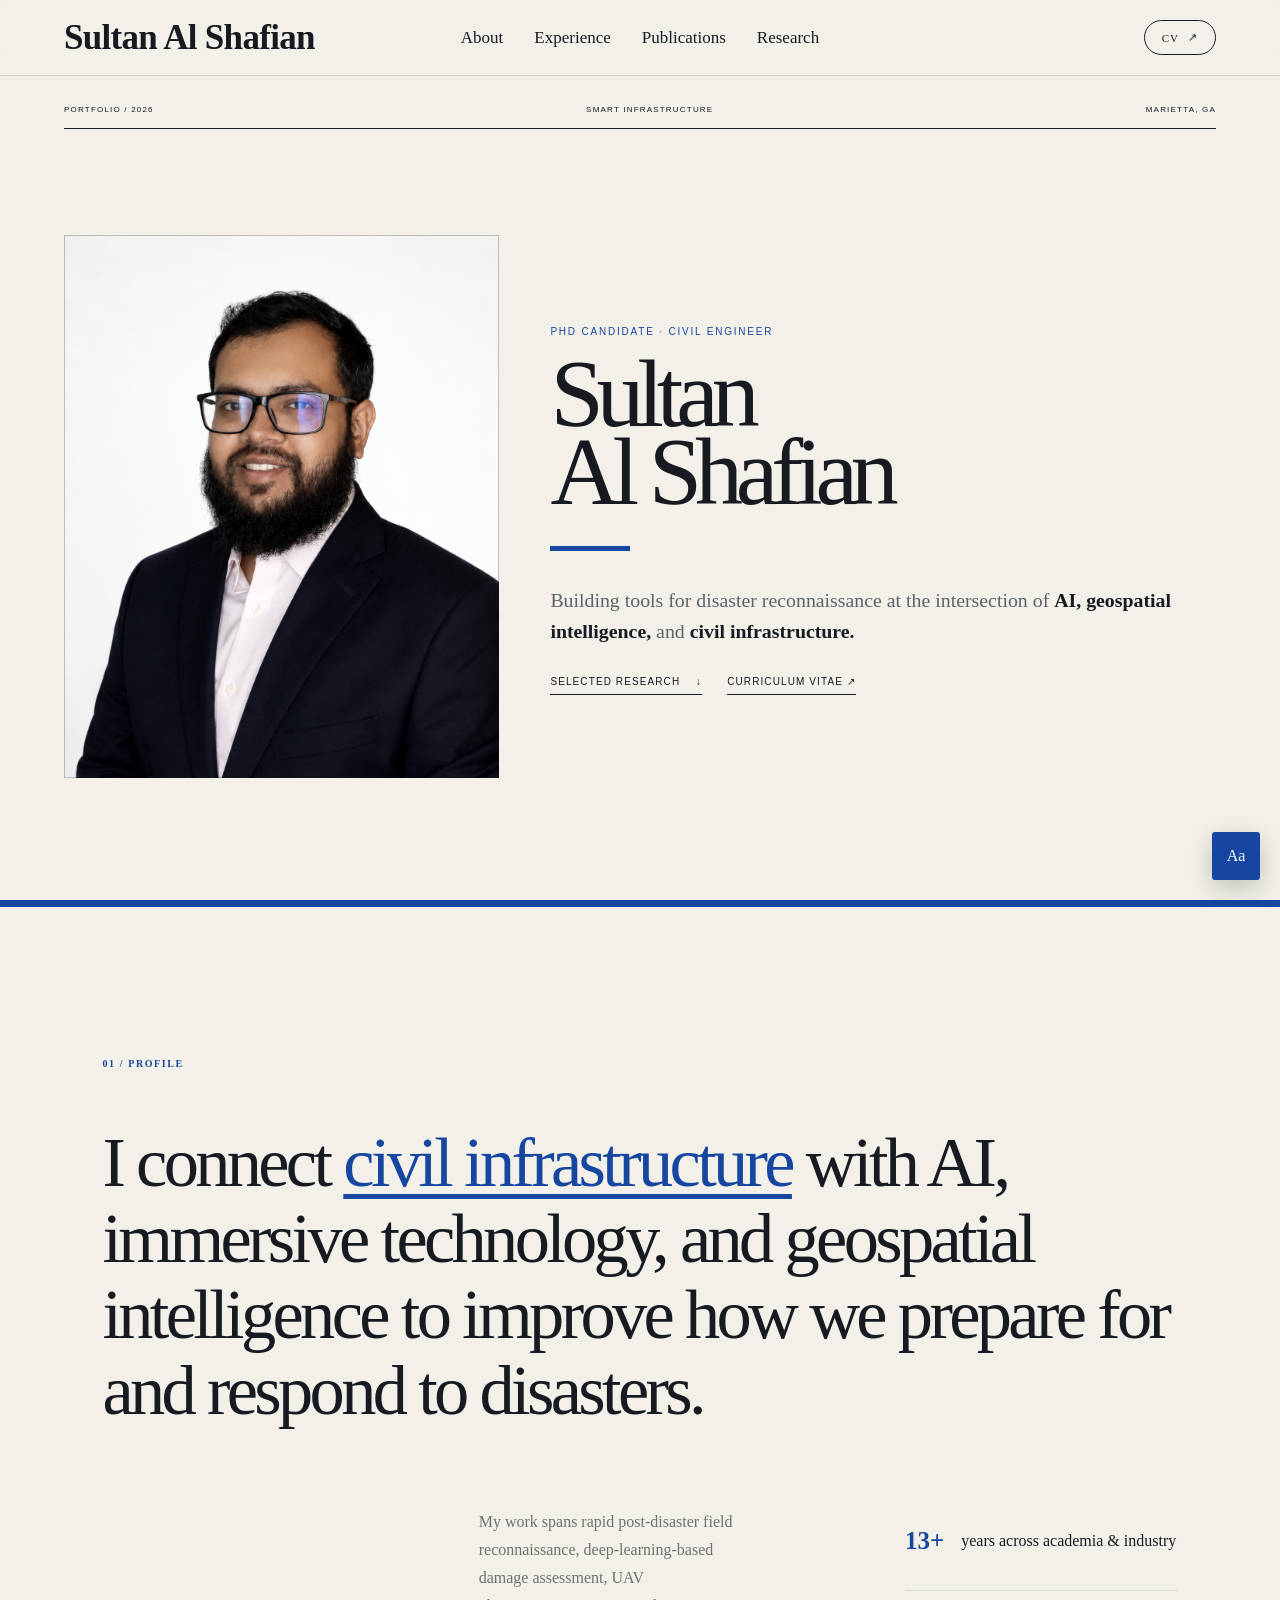
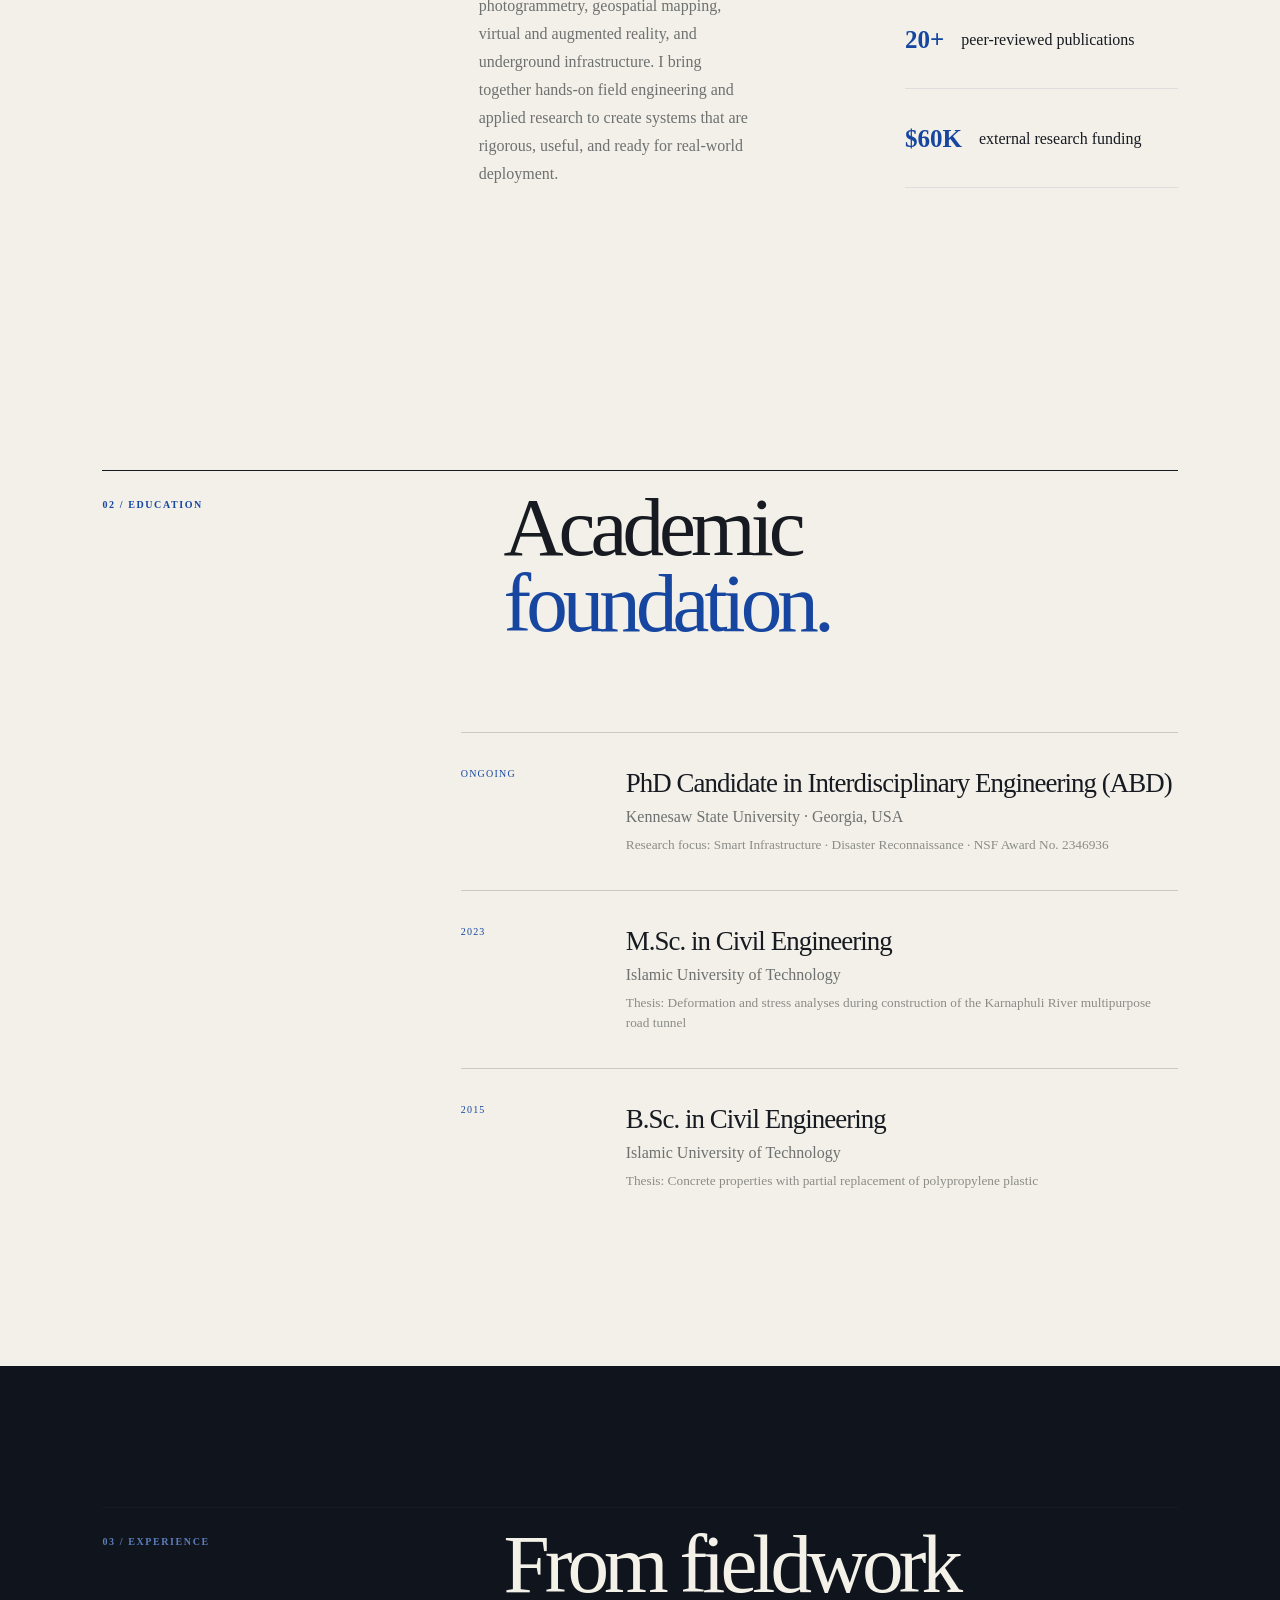
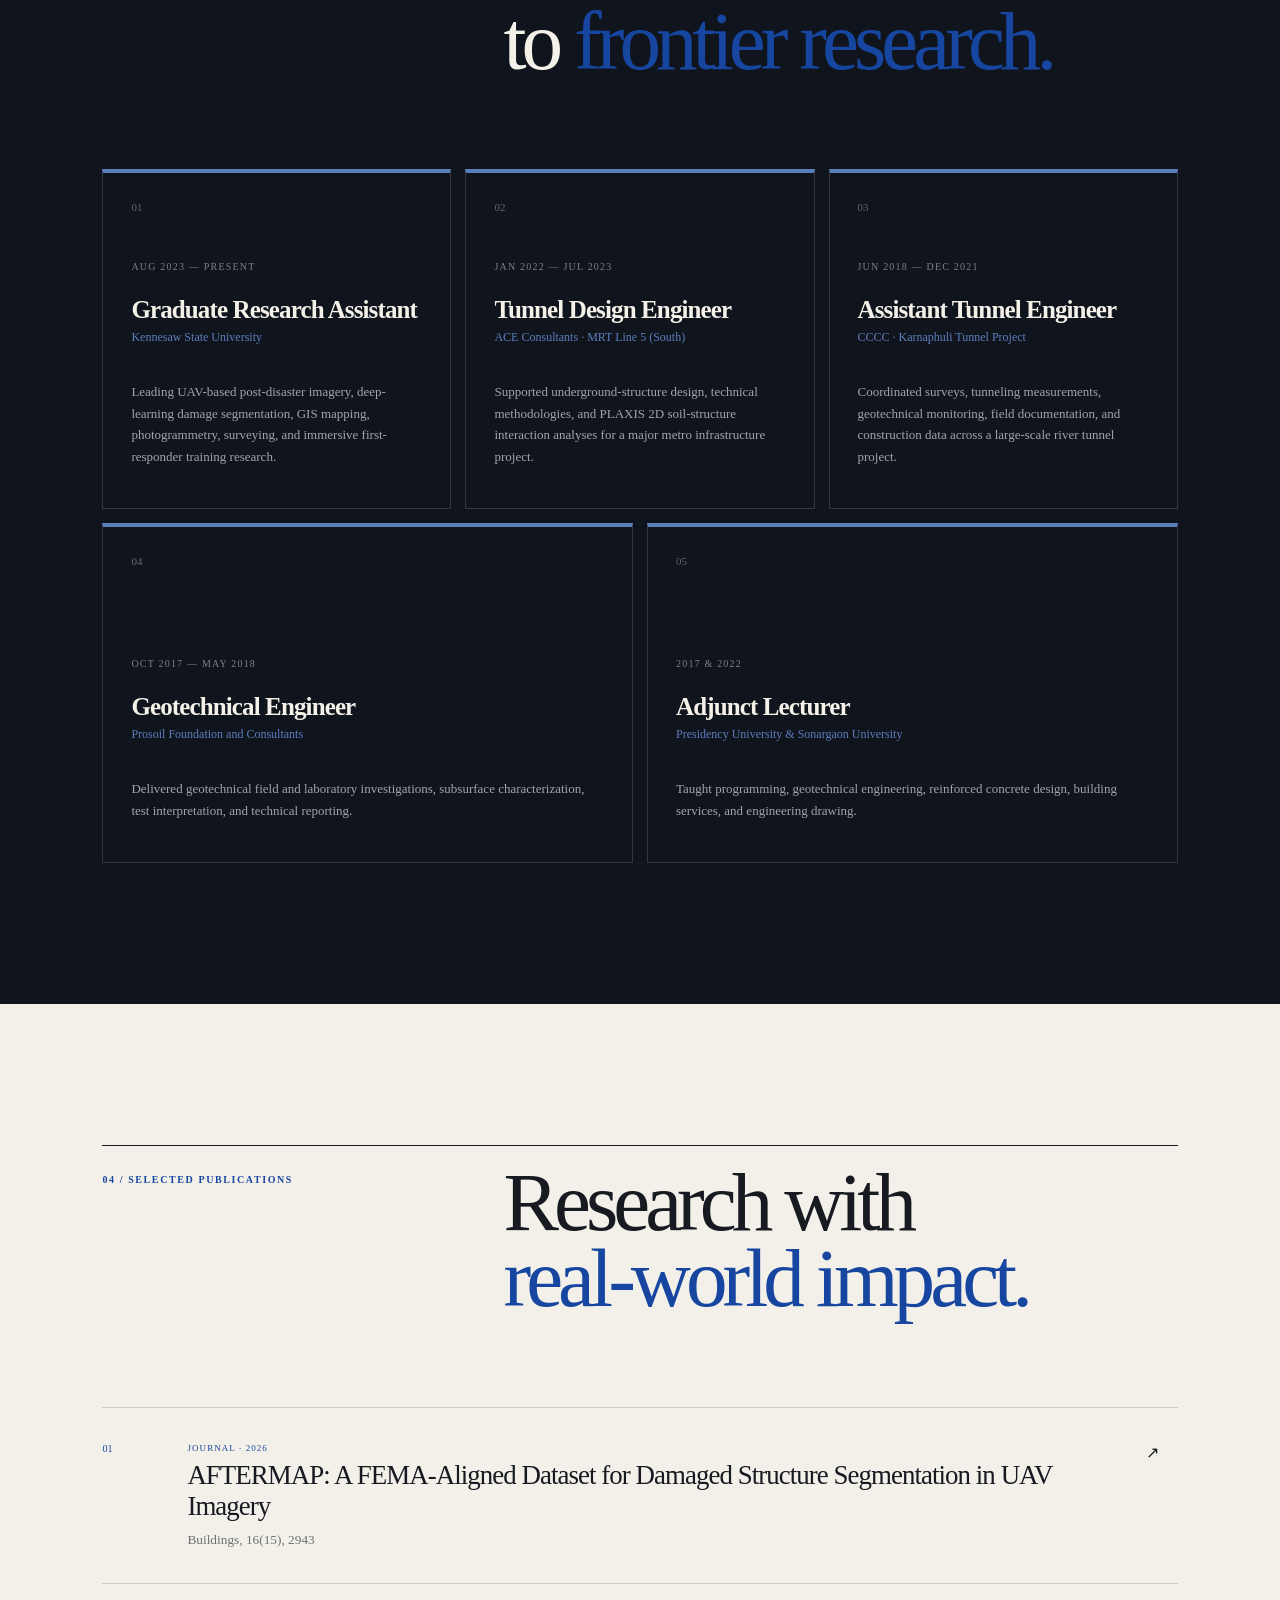
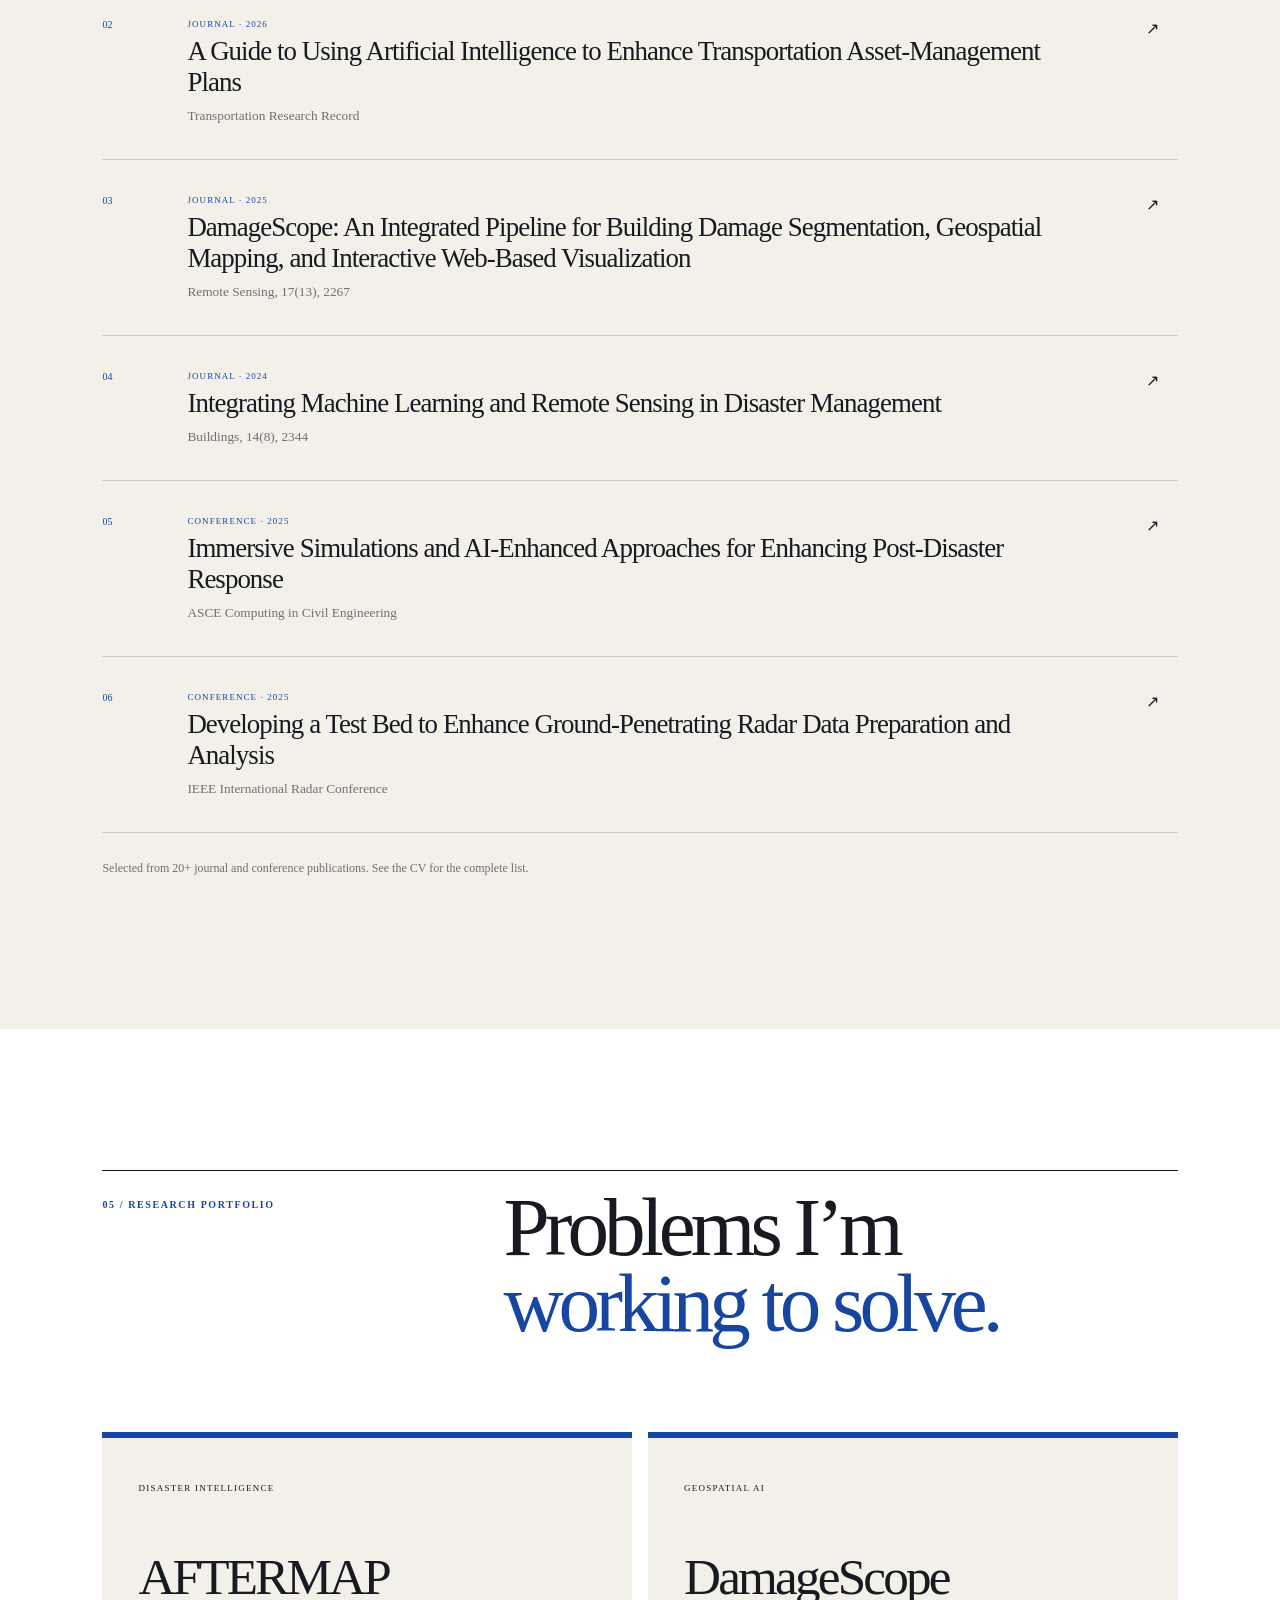
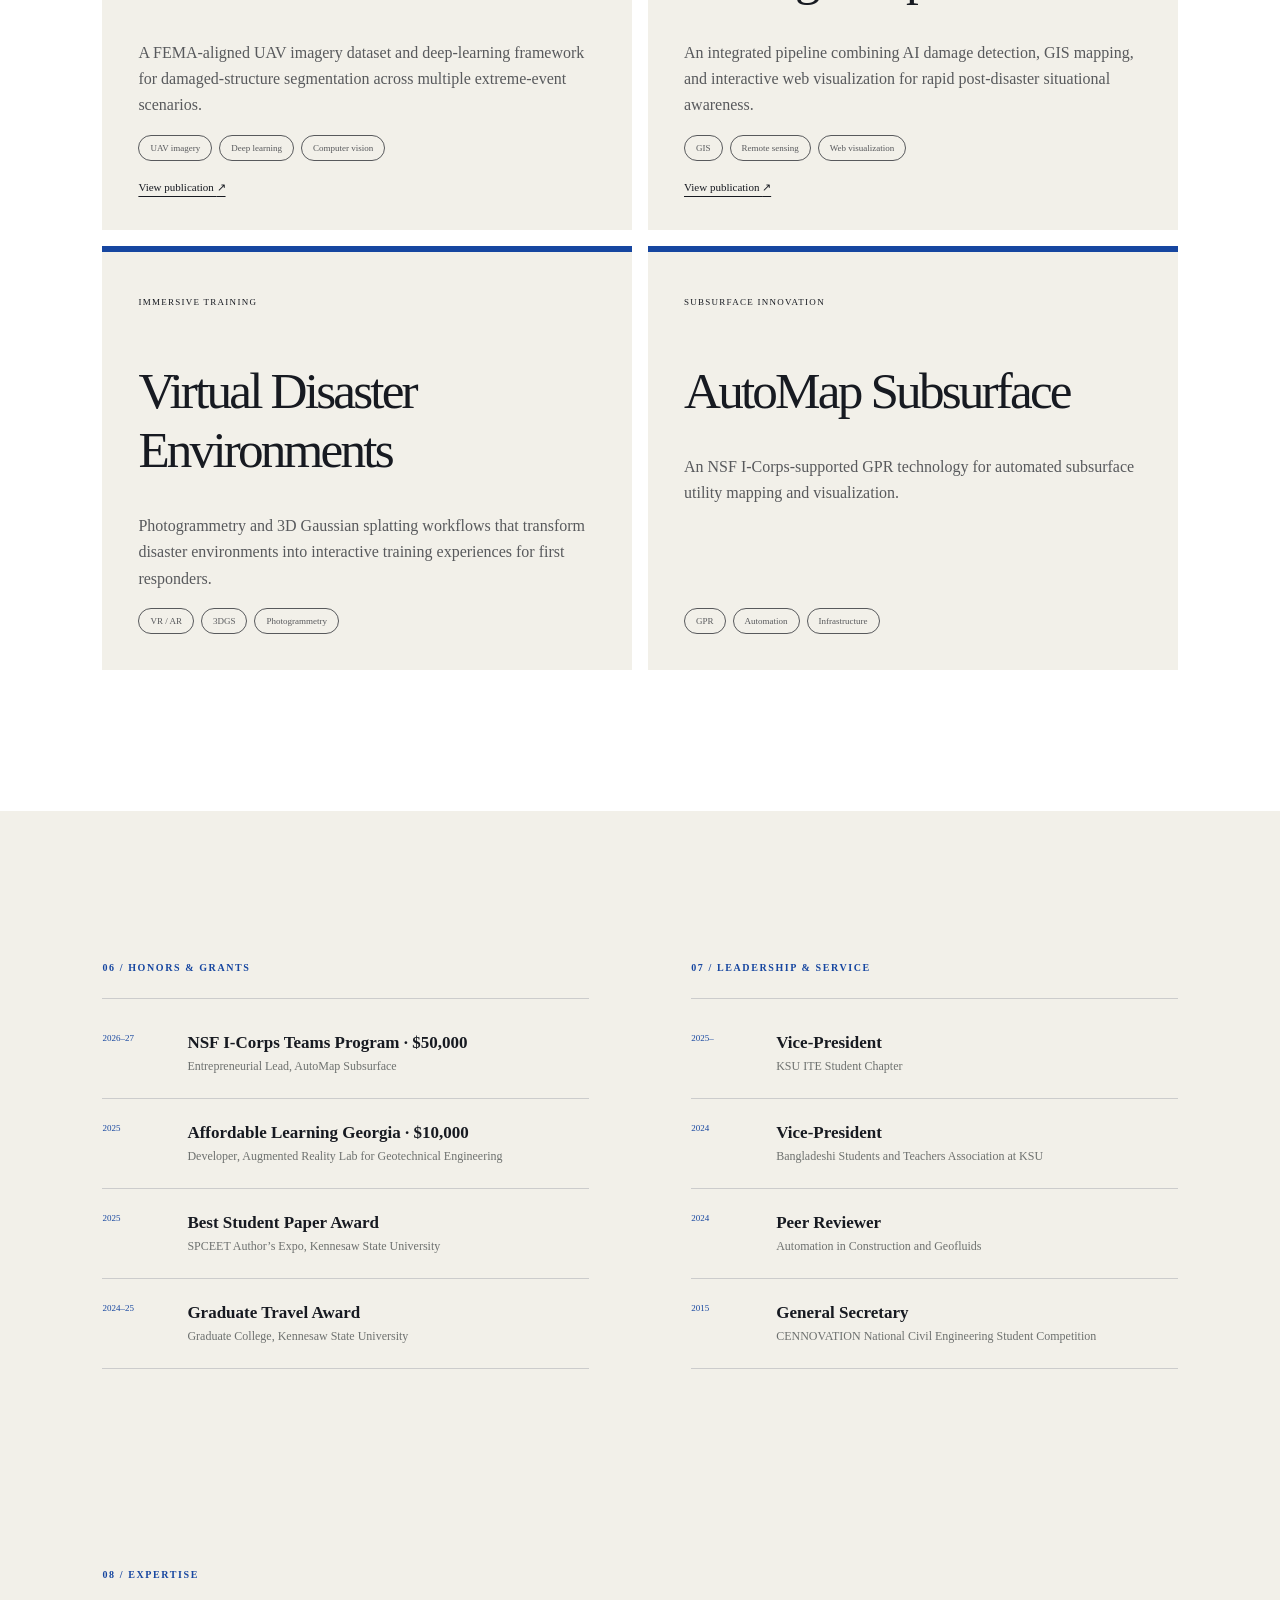
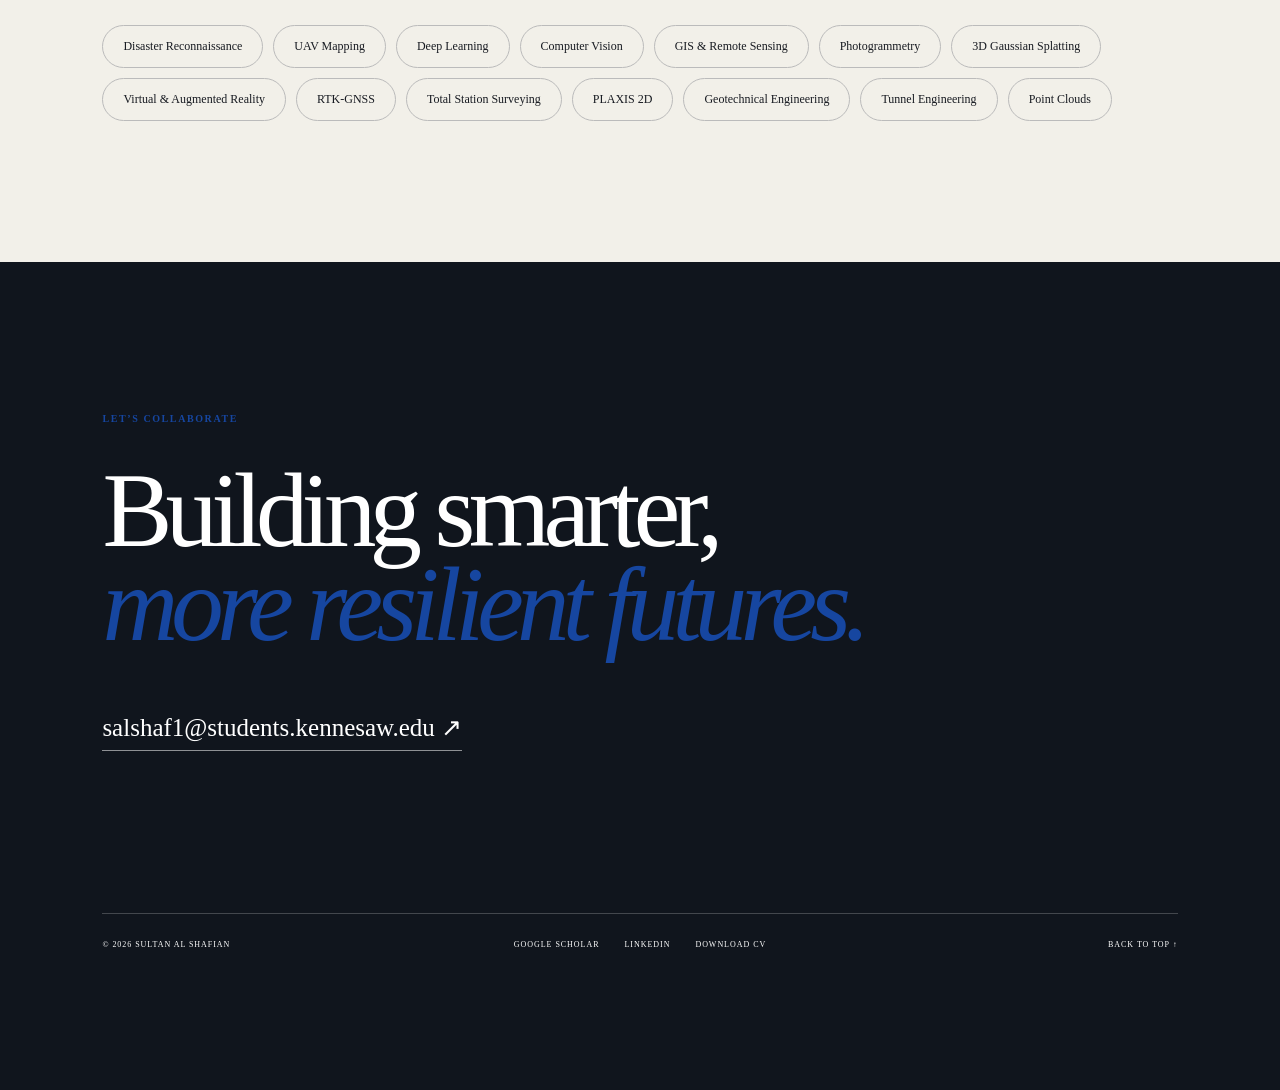
<file: index.html>
<!DOCTYPE html><html lang="en"><head><meta charSet="utf-8"/><meta name="viewport" content="width=device-width, initial-scale=1"/><link rel="preload" as="image" href="/sultan-al-shafian.png"/><link rel="stylesheet" href="/_next/static/chunks/0b_ttw9a04yps.css" data-precedence="next"/><link rel="stylesheet" href="/_next/static/chunks/0.izj5-03ahm7.css" data-precedence="next"/><link rel="preload" as="script" fetchPriority="low" href="/_next/static/chunks/0ht900cau6_ur.js"/><script src="/_next/static/chunks/0t2z5hkh7v~~b.js" async=""></script><script src="/_next/static/chunks/07lhk_q6pmm3r.js" async=""></script><script src="/_next/static/chunks/turbopack-0cek.dh0dqtgy.js" async=""></script><script src="/_next/static/chunks/0dbhjjzl8qfwv.js" async=""></script><script src="/_next/static/chunks/0k6kr~ze-.qya.js" async=""></script><script src="/_next/static/chunks/0ao0o9nm7~4c2.js" async=""></script><title>Sultan Al Shafian — Researcher &amp; Civil Engineer</title><meta name="description" content="Academic portfolio of Sultan Al Shafian, a civil engineering researcher working across disaster reconnaissance, AI, UAV imagery, GIS, and immersive technology."/><meta property="og:title" content="Sultan Al Shafian — Researcher &amp; Civil Engineer"/><meta property="og:description" content="Building smarter, more resilient futures through AI, geospatial intelligence, and civil engineering."/><meta property="og:image" content="https://sultankennesaw-civil.github.io/og.png"/><meta property="og:image:width" content="1200"/><meta property="og:image:height" content="630"/><meta property="og:image:alt" content="Sultan Al Shafian academic portfolio"/><meta name="twitter:card" content="summary_large_image"/><meta name="twitter:title" content="Sultan Al Shafian — Researcher &amp; Civil Engineer"/><meta name="twitter:description" content="Building smarter, more resilient futures through AI, geospatial intelligence, and civil engineering."/><meta name="twitter:image" content="https://sultankennesaw-civil.github.io/og.png"/><script src="/_next/static/chunks/03~yq9q893hmn.js" noModule=""></script></head><body><div hidden=""><!--$--><!--/$--></div><main><header class="siteHeader"><a class="wordmark" href="#home"><span>S</span>ultan Al Shafian</a><nav aria-label="Main navigation"><a href="#about">About</a><a href="#experience">Experience</a><a href="#publications">Publications</a><a href="#projects">Research</a></nav><a class="resumeButton" href="/Sultan_Al_Shafian_CV.pdf" target="_blank">CV <span aria-hidden="true">↗</span></a></header><section class="hero" id="home"><div class="heroOrbits" aria-hidden="true"><i></i><i></i><i></i><b>AI</b><b>GIS</b><b>UAV</b></div><div class="heroCopy"><p class="kicker">Civil engineer · Researcher · Technologist</p><h1>Sultan<br/>Al Shafian<span>.</span></h1><p class="intro">PhD candidate and civil engineering researcher advancing disaster reconnaissance through AI, UAV imagery, GIS, and immersive technologies.</p><div class="heroLinks"><a class="primaryLink" href="#projects">Explore my research <span aria-hidden="true">↗</span></a><a href="mailto:salshaf1@students.kennesaw.edu">Get in touch</a></div></div><div class="heroMeta"><span>Based in<br/><strong>Marietta, Georgia, USA</strong></span><span>Research focus<br/><strong>Smart Infrastructure</strong></span></div><a class="scroll" href="#about">Scroll to discover <span>↓</span></a></section><section class="statement" id="about"><p class="sectionEyebrow">01 / Profile</p><h2>I connect <em>civil infrastructure</em> with AI, immersive technology, and geospatial intelligence to improve how we prepare for and respond to disasters.</h2><div class="profileColumns"><p>My work spans rapid post-disaster field reconnaissance, deep-learning-based damage assessment, UAV photogrammetry, geospatial mapping, virtual and augmented reality, and underground infrastructure. I bring together hands-on field engineering and applied research to create systems that are rigorous, useful, and ready for real-world deployment.</p><div class="quickFacts"><span><b>13+</b> years across academia &amp; industry</span><span><b>20+</b> peer-reviewed publications</span><span><b>$60K</b> external research funding</span></div></div></section><section class="section education" id="education"><div class="sectionTop"><p class="sectionEyebrow">02 / Education</p><h2>Academic<br/><em>foundation.</em></h2></div><div class="timeline"><article><span class="date">Ongoing</span><div><h3>PhD Candidate in Interdisciplinary Engineering (ABD)</h3><p>Kennesaw State University · Georgia, USA</p><small>Research focus: Smart Infrastructure · Disaster Reconnaissance · NSF Award No. 2346936</small></div></article><article><span class="date">2023</span><div><h3>M.Sc. in Civil Engineering</h3><p>Islamic University of Technology</p><small>Thesis: Deformation and stress analyses during construction of the Karnaphuli River multipurpose road tunnel</small></div></article><article><span class="date">2015</span><div><h3>B.Sc. in Civil Engineering</h3><p>Islamic University of Technology</p><small>Thesis: Concrete properties with partial replacement of polypropylene plastic</small></div></article></div></section><section class="section dark" id="experience"><div class="sectionTop"><p class="sectionEyebrow">03 / Experience</p><h2>From fieldwork<br/>to <em>frontier research.</em></h2></div><div class="experienceGrid"><article class="experienceCard"><span class="cardNumber">0<!-- -->1</span><p class="date">Aug 2023 — Present</p><h3>Graduate Research Assistant</h3><h4>Kennesaw State University</h4><p>Leading UAV-based post-disaster imagery, deep-learning damage segmentation, GIS mapping, photogrammetry, surveying, and immersive first-responder training research.</p></article><article class="experienceCard"><span class="cardNumber">0<!-- -->2</span><p class="date">Jan 2022 — Jul 2023</p><h3>Tunnel Design Engineer</h3><h4>ACE Consultants · MRT Line 5 (South)</h4><p>Supported underground-structure design, technical methodologies, and PLAXIS 2D soil-structure interaction analyses for a major metro infrastructure project.</p></article><article class="experienceCard"><span class="cardNumber">0<!-- -->3</span><p class="date">Jun 2018 — Dec 2021</p><h3>Assistant Tunnel Engineer</h3><h4>CCCC · Karnaphuli Tunnel Project</h4><p>Coordinated surveys, tunneling measurements, geotechnical monitoring, field documentation, and construction data across a large-scale river tunnel project.</p></article><article class="experienceCard"><span class="cardNumber">0<!-- -->4</span><p class="date">Oct 2017 — May 2018</p><h3>Geotechnical Engineer</h3><h4>Prosoil Foundation and Consultants</h4><p>Delivered geotechnical field and laboratory investigations, subsurface characterization, test interpretation, and technical reporting.</p></article><article class="experienceCard"><span class="cardNumber">0<!-- -->5</span><p class="date">2017 &amp; 2022</p><h3>Adjunct Lecturer</h3><h4>Presidency University &amp; Sonargaon University</h4><p>Taught programming, geotechnical engineering, reinforced concrete design, building services, and engineering drawing.</p></article></div></section><section class="section publications" id="publications"><div class="sectionTop"><p class="sectionEyebrow">04 / Selected publications</p><h2>Research with<br/><em>real-world impact.</em></h2></div><div class="publicationList"><a href="https://doi.org/10.3390/buildings16152943" target="_blank" rel="noreferrer"><span class="pubIndex">01</span><div><p>Journal<!-- --> · <!-- -->2026</p><h3>AFTERMAP: A FEMA-Aligned Dataset for Damaged Structure Segmentation in UAV Imagery</h3><small>Buildings, 16(15), 2943</small></div><span aria-hidden="true">↗</span></a><a href="https://doi.org/10.1177/03611981261465428" target="_blank" rel="noreferrer"><span class="pubIndex">02</span><div><p>Journal<!-- --> · <!-- -->2026</p><h3>A Guide to Using Artificial Intelligence to Enhance Transportation Asset-Management Plans</h3><small>Transportation Research Record</small></div><span aria-hidden="true">↗</span></a><a href="https://doi.org/10.3390/rs17132267" target="_blank" rel="noreferrer"><span class="pubIndex">03</span><div><p>Journal<!-- --> · <!-- -->2025</p><h3>DamageScope: An Integrated Pipeline for Building Damage Segmentation, Geospatial Mapping, and Interactive Web-Based Visualization</h3><small>Remote Sensing, 17(13), 2267</small></div><span aria-hidden="true">↗</span></a><a href="https://doi.org/10.3390/buildings14082344" target="_blank" rel="noreferrer"><span class="pubIndex">04</span><div><p>Journal<!-- --> · <!-- -->2024</p><h3>Integrating Machine Learning and Remote Sensing in Disaster Management</h3><small>Buildings, 14(8), 2344</small></div><span aria-hidden="true">↗</span></a><a href="https://doi.org/10.1061/9780784486443.006" target="_blank" rel="noreferrer"><span class="pubIndex">05</span><div><p>Conference<!-- --> · <!-- -->2025</p><h3>Immersive Simulations and AI-Enhanced Approaches for Enhancing Post-Disaster Response</h3><small>ASCE Computing in Civil Engineering</small></div><span aria-hidden="true">↗</span></a><a href="https://doi.org/10.1109/RADAR52380.2025.11031574" target="_blank" rel="noreferrer"><span class="pubIndex">06</span><div><p>Conference<!-- --> · <!-- -->2025</p><h3>Developing a Test Bed to Enhance Ground-Penetrating Radar Data Preparation and Analysis</h3><small>IEEE International Radar Conference</small></div><span aria-hidden="true">↗</span></a></div><p class="listNote">Selected from 20+ journal and conference publications. See the CV for the complete list.</p></section><section class="section projects" id="projects"><div class="sectionTop"><p class="sectionEyebrow">05 / Research portfolio</p><h2>Problems I’m<br/><em>working to solve.</em></h2></div><div class="projectGrid"><article class="projectCard project1"><p>Disaster intelligence</p><h3>AFTERMAP</h3><p>A FEMA-aligned UAV imagery dataset and deep-learning framework for damaged-structure segmentation across multiple extreme-event scenarios.</p><div><span>UAV imagery</span><span>Deep learning</span><span>Computer vision</span></div><a href="https://doi.org/10.3390/buildings16152943" target="_blank" rel="noreferrer">View publication <span aria-hidden="true">↗</span></a></article><article class="projectCard project2"><p>Geospatial AI</p><h3>DamageScope</h3><p>An integrated pipeline combining AI damage detection, GIS mapping, and interactive web visualization for rapid post-disaster situational awareness.</p><div><span>GIS</span><span>Remote sensing</span><span>Web visualization</span></div><a href="https://doi.org/10.3390/rs17132267" target="_blank" rel="noreferrer">View publication <span aria-hidden="true">↗</span></a></article><article class="projectCard project3"><p>Immersive training</p><h3>Virtual Disaster Environments</h3><p>Photogrammetry and 3D Gaussian splatting workflows that transform disaster environments into interactive training experiences for first responders.</p><div><span>VR / AR</span><span>3DGS</span><span>Photogrammetry</span></div></article><article class="projectCard project4"><p>Subsurface innovation</p><h3>AutoMap Subsurface</h3><p>An NSF I-Corps-supported GPR technology for automated subsurface utility mapping and visualization.</p><div><span>GPR</span><span>Automation</span><span>Infrastructure</span></div></article></div></section><section class="section details"><div class="detailBlock"><p class="sectionEyebrow">06 / Honors &amp; grants</p><article><span>2026–27</span><div><h3>NSF I-Corps Teams Program · $50,000</h3><p>Entrepreneurial Lead, AutoMap Subsurface</p></div></article><article><span>2025</span><div><h3>Affordable Learning Georgia · $10,000</h3><p>Developer, Augmented Reality Lab for Geotechnical Engineering</p></div></article><article><span>2025</span><div><h3>Best Student Paper Award</h3><p>SPCEET Author’s Expo, Kennesaw State University</p></div></article><article><span>2024–25</span><div><h3>Graduate Travel Award</h3><p>Graduate College, Kennesaw State University</p></div></article></div><div class="detailBlock"><p class="sectionEyebrow">07 / Leadership &amp; service</p><article><span>2025–</span><div><h3>Vice-President</h3><p>KSU ITE Student Chapter</p></div></article><article><span>2024</span><div><h3>Vice-President</h3><p>Bangladeshi Students and Teachers Association at KSU</p></div></article><article><span>2024</span><div><h3>Peer Reviewer</h3><p>Automation in Construction and Geofluids</p></div></article><article><span>2015</span><div><h3>General Secretary</h3><p>CENNOVATION National Civil Engineering Student Competition</p></div></article></div></section><section class="expertise section"><p class="sectionEyebrow">08 / Expertise</p><div class="skillCloud"><span>Disaster Reconnaissance</span><span>UAV Mapping</span><span>Deep Learning</span><span>Computer Vision</span><span>GIS &amp; Remote Sensing</span><span>Photogrammetry</span><span>3D Gaussian Splatting</span><span>Virtual &amp; Augmented Reality</span><span>RTK-GNSS</span><span>Total Station Surveying</span><span>PLAXIS 2D</span><span>Geotechnical Engineering</span><span>Tunnel Engineering</span><span>Point Clouds</span></div></section><section class="contact section" id="contact"><p class="sectionEyebrow">Let’s collaborate</p><h2>Building smarter,<br/><em>more resilient futures.</em></h2><a class="email" href="mailto:salshaf1@students.kennesaw.edu">salshaf1@students.kennesaw.edu<!-- --> <span aria-hidden="true">↗</span></a><footer><span>© <!-- -->2026<!-- --> Sultan Al Shafian</span><div><a href="https://scholar.google.com/">Google Scholar</a><a href="https://www.linkedin.com/">LinkedIn</a><a href="/Sultan_Al_Shafian_CV.pdf" target="_blank">Download CV</a></div><a href="#home">Back to top ↑</a></footer></section><div class="editorial-module__KjnL_a__hero hero-cleanup-module__XHJdNW__hero"><div class="editorial-module__KjnL_a__index"><span>PORTFOLIO / 2026</span><span>SMART INFRASTRUCTURE</span><span>MARIETTA, GA</span></div><figure class="editorial-module__KjnL_a__photo"><img src="/sultan-al-shafian.png" alt="Sultan Al Shafian"/></figure><div class="editorial-module__KjnL_a__title"><p>PhD Candidate · Civil Engineer</p><h1>Sultan<br/>Al Shafian</h1><div class="editorial-module__KjnL_a__rule"></div><p class="editorial-module__KjnL_a__lede">Building tools for disaster reconnaissance at the intersection of <strong>AI, geospatial intelligence,</strong> and <strong>civil infrastructure.</strong></p><div class="editorial-module__KjnL_a__actions"><a href="#projects">Selected research <span>↓</span></a><a href="/Sultan_Al_Shafian_CV.pdf" target="_blank">Curriculum vitae ↗</a></div></div></div><aside class="customizer "><button class="customizerToggle" aria-label="Customize appearance">Aa</button><div class="customizerPanel"><div><p>Color system</p><div class="paletteOptions"><button class="active" aria-label="Blueprint" title="Blueprint" style="background:#1646a0"></button><button class="" aria-label="Survey" title="Survey" style="background:#1e674e"></button><button class="" aria-label="Earth" title="Earth" style="background:#9c3e27"></button><button class="" aria-label="Graphite" title="Graphite" style="background:#3b4350"></button></div></div><div><p>Typography</p><div class="fontOptions"><button class="active">Modern</button><button class="">Editorial</button></div></div><small>Saved on this device.</small></div></aside></main><!--$--><!--/$--><script src="/_next/static/chunks/0ht900cau6_ur.js" id="_R_" async=""></script><script>(self.__next_f=self.__next_f||[]).push([0])</script><script>self.__next_f.push([1,"1:\"$Sreact.fragment\"\n2:I[39756,[\"/_next/static/chunks/0dbhjjzl8qfwv.js\",\"/_next/static/chunks/0k6kr~ze-.qya.js\"],\"default\"]\n3:I[37457,[\"/_next/static/chunks/0dbhjjzl8qfwv.js\",\"/_next/static/chunks/0k6kr~ze-.qya.js\"],\"default\"]\n11:I[68027,[\"/_next/static/chunks/0dbhjjzl8qfwv.js\",\"/_next/static/chunks/0k6kr~ze-.qya.js\"],\"default\",1]\n:HL[\"/_next/static/chunks/0b_ttw9a04yps.css\",\"style\"]\n:HL[\"/_next/static/chunks/0.izj5-03ahm7.css\",\"style\"]\n"])</script><script>self.__next_f.push([1,"0:{\"P\":null,\"c\":[\"\",\"\"],\"q\":\"\",\"i\":false,\"f\":[[[\"\",{\"children\":[\"__PAGE__\",{}]},\"$undefined\",\"$undefined\",16],[[\"$\",\"$1\",\"c\",{\"children\":[[[\"$\",\"link\",\"0\",{\"rel\":\"stylesheet\",\"href\":\"/_next/static/chunks/0b_ttw9a04yps.css\",\"precedence\":\"next\",\"crossOrigin\":\"$undefined\",\"nonce\":\"$undefined\"}],[\"$\",\"script\",\"script-0\",{\"src\":\"/_next/static/chunks/0dbhjjzl8qfwv.js\",\"async\":true,\"nonce\":\"$undefined\"}],[\"$\",\"script\",\"script-1\",{\"src\":\"/_next/static/chunks/0k6kr~ze-.qya.js\",\"async\":true,\"nonce\":\"$undefined\"}]],[\"$\",\"html\",null,{\"lang\":\"en\",\"children\":[\"$\",\"body\",null,{\"children\":[\"$\",\"$L2\",null,{\"parallelRouterKey\":\"children\",\"error\":\"$undefined\",\"errorStyles\":\"$undefined\",\"errorScripts\":\"$undefined\",\"template\":[\"$\",\"$L3\",null,{}],\"templateStyles\":\"$undefined\",\"templateScripts\":\"$undefined\",\"notFound\":[[[\"$\",\"title\",null,{\"children\":\"404: This page could not be found.\"}],[\"$\",\"div\",null,{\"style\":{\"fontFamily\":\"system-ui,\\\"Segoe UI\\\",Roboto,Helvetica,Arial,sans-serif,\\\"Apple Color Emoji\\\",\\\"Segoe UI Emoji\\\"\",\"height\":\"100vh\",\"textAlign\":\"center\",\"display\":\"flex\",\"flexDirection\":\"column\",\"alignItems\":\"center\",\"justifyContent\":\"center\"},\"children\":[\"$\",\"div\",null,{\"children\":[[\"$\",\"style\",null,{\"dangerouslySetInnerHTML\":{\"__html\":\"body{color:#000;background:#fff;margin:0}.next-error-h1{border-right:1px solid rgba(0,0,0,.3)}@media (prefers-color-scheme:dark){body{color:#fff;background:#000}.next-error-h1{border-right:1px solid rgba(255,255,255,.3)}}\"}}],[\"$\",\"h1\",null,{\"className\":\"next-error-h1\",\"style\":{\"display\":\"inline-block\",\"margin\":\"0 20px 0 0\",\"padding\":\"0 23px 0 0\",\"fontSize\":24,\"fontWeight\":500,\"verticalAlign\":\"top\",\"lineHeight\":\"49px\"},\"children\":404}],[\"$\",\"div\",null,{\"style\":{\"display\":\"inline-block\"},\"children\":[\"$\",\"h2\",null,{\"style\":{\"fontSize\":14,\"fontWeight\":400,\"lineHeight\":\"49px\",\"margin\":0},\"children\":\"This page could not be found.\"}]}]]}]}]],[]],\"forbidden\":\"$undefined\",\"unauthorized\":\"$undefined\"}]}]}]]}],{\"children\":[[\"$\",\"$1\",\"c\",{\"children\":[[\"$\",\"main\",null,{\"children\":[[\"$\",\"header\",null,{\"className\":\"siteHeader\",\"children\":[[\"$\",\"a\",null,{\"className\":\"wordmark\",\"href\":\"#home\",\"children\":[[\"$\",\"span\",null,{\"children\":\"S\"}],\"ultan Al Shafian\"]}],[\"$\",\"nav\",null,{\"aria-label\":\"Main navigation\",\"children\":[[\"$\",\"a\",null,{\"href\":\"#about\",\"children\":\"About\"}],[\"$\",\"a\",null,{\"href\":\"#experience\",\"children\":\"Experience\"}],[\"$\",\"a\",null,{\"href\":\"#publications\",\"children\":\"Publications\"}],[\"$\",\"a\",null,{\"href\":\"#projects\",\"children\":\"Research\"}]]}],[\"$\",\"a\",null,{\"className\":\"resumeButton\",\"href\":\"/Sultan_Al_Shafian_CV.pdf\",\"target\":\"_blank\",\"children\":[\"CV \",[\"$\",\"span\",null,{\"aria-hidden\":\"true\",\"children\":\"↗\"}]]}]]}],[\"$\",\"section\",null,{\"className\":\"hero\",\"id\":\"home\",\"children\":[[\"$\",\"div\",null,{\"className\":\"heroOrbits\",\"aria-hidden\":\"true\",\"children\":[[\"$\",\"i\",null,{}],[\"$\",\"i\",null,{}],[\"$\",\"i\",null,{}],[\"$\",\"b\",null,{\"children\":\"AI\"}],[\"$\",\"b\",null,{\"children\":\"GIS\"}],[\"$\",\"b\",null,{\"children\":\"UAV\"}]]}],[\"$\",\"div\",null,{\"className\":\"heroCopy\",\"children\":[[\"$\",\"p\",null,{\"className\":\"kicker\",\"children\":\"Civil engineer · Researcher · Technologist\"}],[\"$\",\"h1\",null,{\"children\":[\"Sultan\",[\"$\",\"br\",null,{}],\"Al Shafian\",[\"$\",\"span\",null,{\"children\":\".\"}]]}],[\"$\",\"p\",null,{\"className\":\"intro\",\"children\":\"PhD candidate and civil engineering researcher advancing disaster reconnaissance through AI, UAV imagery, GIS, and immersive technologies.\"}],[\"$\",\"div\",null,{\"className\":\"heroLinks\",\"children\":[[\"$\",\"a\",null,{\"className\":\"primaryLink\",\"href\":\"#projects\",\"children\":[\"Explore my research \",[\"$\",\"span\",null,{\"aria-hidden\":\"true\",\"children\":\"↗\"}]]}],[\"$\",\"a\",null,{\"href\":\"mailto:salshaf1@students.kennesaw.edu\",\"children\":\"Get in touch\"}]]}]]}],[\"$\",\"div\",null,{\"className\":\"heroMeta\",\"children\":[[\"$\",\"span\",null,{\"children\":[\"Based in\",[\"$\",\"br\",null,{}],[\"$\",\"strong\",null,{\"children\":\"Marietta, Georgia, USA\"}]]}],[\"$\",\"span\",null,{\"children\":[\"Research focus\",[\"$\",\"br\",null,{}],[\"$\",\"strong\",null,{\"children\":\"Smart Infrastructure\"}]]}]]}],[\"$\",\"a\",null,{\"className\":\"scroll\",\"href\":\"#about\",\"children\":[\"Scroll to discover \",[\"$\",\"span\",null,{\"children\":\"↓\"}]]}]]}],[\"$\",\"section\",null,{\"className\":\"statement\",\"id\":\"about\",\"children\":[[\"$\",\"p\",null,{\"className\":\"sectionEyebrow\",\"children\":\"01 / Profile\"}],[\"$\",\"h2\",null,{\"children\":[\"I connect \",[\"$\",\"em\",null,{\"children\":\"civil infrastructure\"}],\" with AI, immersive technology, and geospatial intelligence to improve how we prepare for and respond to disasters.\"]}],[\"$\",\"div\",null,{\"className\":\"profileColumns\",\"children\":[[\"$\",\"p\",null,{\"children\":\"My work spans rapid post-disaster field reconnaissance, deep-learning-based damage assessment, UAV photogrammetry, geospatial mapping, virtual and augmented reality, and underground infrastructure. I bring together hands-on field engineering and applied research to create systems that are rigorous, useful, and ready for real-world deployment.\"}],\"$L4\"]}]]}],\"$L5\",\"$L6\",\"$L7\",\"$L8\",\"$L9\",\"$La\",\"$Lb\",\"$Lc\"]}],[\"$Ld\",\"$Le\"],\"$Lf\"]}],{},null,false,null]},null,false,null],\"$L10\",false]],\"m\":\"$undefined\",\"G\":[\"$11\",[\"$L12\"]],\"S\":true,\"h\":null,\"s\":\"$undefined\",\"l\":\"$undefined\",\"p\":\"$undefined\",\"d\":\"$undefined\",\"b\":\"GEzC7YK8tmpd2m1U6DdL6\"}\n"])</script><script>self.__next_f.push([1,"13:I[50530,[\"/_next/static/chunks/0dbhjjzl8qfwv.js\",\"/_next/static/chunks/0k6kr~ze-.qya.js\",\"/_next/static/chunks/0ao0o9nm7~4c2.js\"],\"default\"]\n14:I[97367,[\"/_next/static/chunks/0dbhjjzl8qfwv.js\",\"/_next/static/chunks/0k6kr~ze-.qya.js\"],\"OutletBoundary\"]\n15:\"$Sreact.suspense\"\n17:I[97367,[\"/_next/static/chunks/0dbhjjzl8qfwv.js\",\"/_next/static/chunks/0k6kr~ze-.qya.js\"],\"ViewportBoundary\"]\n19:I[97367,[\"/_next/static/chunks/0dbhjjzl8qfwv.js\",\"/_next/static/chunks/0k6kr~ze-.qya.js\"],\"MetadataBoundary\"]\n4:[\"$\",\"div\",null,{\"className\":\"quickFacts\",\"children\":[[\"$\",\"span\",null,{\"children\":[[\"$\",\"b\",null,{\"children\":\"13+\"}],\" years across academia \u0026 industry\"]}],[\"$\",\"span\",null,{\"children\":[[\"$\",\"b\",null,{\"children\":\"20+\"}],\" peer-reviewed publications\"]}],[\"$\",\"span\",null,{\"children\":[[\"$\",\"b\",null,{\"children\":\"$$60K\"}],\" external research funding\"]}]]}]\n"])</script><script>self.__next_f.push([1,"5:[\"$\",\"section\",null,{\"className\":\"section education\",\"id\":\"education\",\"children\":[[\"$\",\"div\",null,{\"className\":\"sectionTop\",\"children\":[[\"$\",\"p\",null,{\"className\":\"sectionEyebrow\",\"children\":\"02 / Education\"}],[\"$\",\"h2\",null,{\"children\":[\"Academic\",[\"$\",\"br\",null,{}],[\"$\",\"em\",null,{\"children\":\"foundation.\"}]]}]]}],[\"$\",\"div\",null,{\"className\":\"timeline\",\"children\":[[\"$\",\"article\",\"PhD Candidate in Interdisciplinary Engineering (ABD)\",{\"children\":[[\"$\",\"span\",null,{\"className\":\"date\",\"children\":\"Ongoing\"}],[\"$\",\"div\",null,{\"children\":[[\"$\",\"h3\",null,{\"children\":\"PhD Candidate in Interdisciplinary Engineering (ABD)\"}],[\"$\",\"p\",null,{\"children\":\"Kennesaw State University · Georgia, USA\"}],[\"$\",\"small\",null,{\"children\":\"Research focus: Smart Infrastructure · Disaster Reconnaissance · NSF Award No. 2346936\"}]]}]]}],[\"$\",\"article\",\"M.Sc. in Civil Engineering\",{\"children\":[[\"$\",\"span\",null,{\"className\":\"date\",\"children\":\"2023\"}],[\"$\",\"div\",null,{\"children\":[[\"$\",\"h3\",null,{\"children\":\"M.Sc. in Civil Engineering\"}],[\"$\",\"p\",null,{\"children\":\"Islamic University of Technology\"}],[\"$\",\"small\",null,{\"children\":\"Thesis: Deformation and stress analyses during construction of the Karnaphuli River multipurpose road tunnel\"}]]}]]}],[\"$\",\"article\",\"B.Sc. in Civil Engineering\",{\"children\":[[\"$\",\"span\",null,{\"className\":\"date\",\"children\":\"2015\"}],[\"$\",\"div\",null,{\"children\":[[\"$\",\"h3\",null,{\"children\":\"B.Sc. in Civil Engineering\"}],[\"$\",\"p\",null,{\"children\":\"Islamic University of Technology\"}],[\"$\",\"small\",null,{\"children\":\"Thesis: Concrete properties with partial replacement of polypropylene plastic\"}]]}]]}]]}]]}]\n"])</script><script>self.__next_f.push([1,"6:[\"$\",\"section\",null,{\"className\":\"section dark\",\"id\":\"experience\",\"children\":[[\"$\",\"div\",null,{\"className\":\"sectionTop\",\"children\":[[\"$\",\"p\",null,{\"className\":\"sectionEyebrow\",\"children\":\"03 / Experience\"}],[\"$\",\"h2\",null,{\"children\":[\"From fieldwork\",[\"$\",\"br\",null,{}],\"to \",[\"$\",\"em\",null,{\"children\":\"frontier research.\"}]]}]]}],[\"$\",\"div\",null,{\"className\":\"experienceGrid\",\"children\":[[\"$\",\"article\",\"Graduate Research Assistant\",{\"className\":\"experienceCard\",\"children\":[[\"$\",\"span\",null,{\"className\":\"cardNumber\",\"children\":[\"0\",1]}],[\"$\",\"p\",null,{\"className\":\"date\",\"children\":\"Aug 2023 — Present\"}],[\"$\",\"h3\",null,{\"children\":\"Graduate Research Assistant\"}],[\"$\",\"h4\",null,{\"children\":\"Kennesaw State University\"}],[\"$\",\"p\",null,{\"children\":\"Leading UAV-based post-disaster imagery, deep-learning damage segmentation, GIS mapping, photogrammetry, surveying, and immersive first-responder training research.\"}]]}],[\"$\",\"article\",\"Tunnel Design Engineer\",{\"className\":\"experienceCard\",\"children\":[[\"$\",\"span\",null,{\"className\":\"cardNumber\",\"children\":[\"0\",2]}],[\"$\",\"p\",null,{\"className\":\"date\",\"children\":\"Jan 2022 — Jul 2023\"}],[\"$\",\"h3\",null,{\"children\":\"Tunnel Design Engineer\"}],[\"$\",\"h4\",null,{\"children\":\"ACE Consultants · MRT Line 5 (South)\"}],[\"$\",\"p\",null,{\"children\":\"Supported underground-structure design, technical methodologies, and PLAXIS 2D soil-structure interaction analyses for a major metro infrastructure project.\"}]]}],[\"$\",\"article\",\"Assistant Tunnel Engineer\",{\"className\":\"experienceCard\",\"children\":[[\"$\",\"span\",null,{\"className\":\"cardNumber\",\"children\":[\"0\",3]}],[\"$\",\"p\",null,{\"className\":\"date\",\"children\":\"Jun 2018 — Dec 2021\"}],[\"$\",\"h3\",null,{\"children\":\"Assistant Tunnel Engineer\"}],[\"$\",\"h4\",null,{\"children\":\"CCCC · Karnaphuli Tunnel Project\"}],[\"$\",\"p\",null,{\"children\":\"Coordinated surveys, tunneling measurements, geotechnical monitoring, field documentation, and construction data across a large-scale river tunnel project.\"}]]}],[\"$\",\"article\",\"Geotechnical Engineer\",{\"className\":\"experienceCard\",\"children\":[[\"$\",\"span\",null,{\"className\":\"cardNumber\",\"children\":[\"0\",4]}],[\"$\",\"p\",null,{\"className\":\"date\",\"children\":\"Oct 2017 — May 2018\"}],[\"$\",\"h3\",null,{\"children\":\"Geotechnical Engineer\"}],[\"$\",\"h4\",null,{\"children\":\"Prosoil Foundation and Consultants\"}],[\"$\",\"p\",null,{\"children\":\"Delivered geotechnical field and laboratory investigations, subsurface characterization, test interpretation, and technical reporting.\"}]]}],[\"$\",\"article\",\"Adjunct Lecturer\",{\"className\":\"experienceCard\",\"children\":[[\"$\",\"span\",null,{\"className\":\"cardNumber\",\"children\":[\"0\",5]}],[\"$\",\"p\",null,{\"className\":\"date\",\"children\":\"2017 \u0026 2022\"}],[\"$\",\"h3\",null,{\"children\":\"Adjunct Lecturer\"}],[\"$\",\"h4\",null,{\"children\":\"Presidency University \u0026 Sonargaon University\"}],[\"$\",\"p\",null,{\"children\":\"Taught programming, geotechnical engineering, reinforced concrete design, building services, and engineering drawing.\"}]]}]]}]]}]\n"])</script><script>self.__next_f.push([1,"7:[\"$\",\"section\",null,{\"className\":\"section publications\",\"id\":\"publications\",\"children\":[[\"$\",\"div\",null,{\"className\":\"sectionTop\",\"children\":[[\"$\",\"p\",null,{\"className\":\"sectionEyebrow\",\"children\":\"04 / Selected publications\"}],[\"$\",\"h2\",null,{\"children\":[\"Research with\",[\"$\",\"br\",null,{}],[\"$\",\"em\",null,{\"children\":\"real-world impact.\"}]]}]]}],[\"$\",\"div\",null,{\"className\":\"publicationList\",\"children\":[[\"$\",\"a\",\"AFTERMAP: A FEMA-Aligned Dataset for Damaged Structure Segmentation in UAV Imagery\",{\"href\":\"https://doi.org/10.3390/buildings16152943\",\"target\":\"_blank\",\"rel\":\"noreferrer\",\"children\":[[\"$\",\"span\",null,{\"className\":\"pubIndex\",\"children\":\"01\"}],[\"$\",\"div\",null,{\"children\":[[\"$\",\"p\",null,{\"children\":[\"Journal\",\" · \",\"2026\"]}],[\"$\",\"h3\",null,{\"children\":\"AFTERMAP: A FEMA-Aligned Dataset for Damaged Structure Segmentation in UAV Imagery\"}],[\"$\",\"small\",null,{\"children\":\"Buildings, 16(15), 2943\"}]]}],[\"$\",\"span\",null,{\"aria-hidden\":\"true\",\"children\":\"↗\"}]]}],[\"$\",\"a\",\"A Guide to Using Artificial Intelligence to Enhance Transportation Asset-Management Plans\",{\"href\":\"https://doi.org/10.1177/03611981261465428\",\"target\":\"_blank\",\"rel\":\"noreferrer\",\"children\":[[\"$\",\"span\",null,{\"className\":\"pubIndex\",\"children\":\"02\"}],[\"$\",\"div\",null,{\"children\":[[\"$\",\"p\",null,{\"children\":[\"Journal\",\" · \",\"2026\"]}],[\"$\",\"h3\",null,{\"children\":\"A Guide to Using Artificial Intelligence to Enhance Transportation Asset-Management Plans\"}],[\"$\",\"small\",null,{\"children\":\"Transportation Research Record\"}]]}],[\"$\",\"span\",null,{\"aria-hidden\":\"true\",\"children\":\"↗\"}]]}],[\"$\",\"a\",\"DamageScope: An Integrated Pipeline for Building Damage Segmentation, Geospatial Mapping, and Interactive Web-Based Visualization\",{\"href\":\"https://doi.org/10.3390/rs17132267\",\"target\":\"_blank\",\"rel\":\"noreferrer\",\"children\":[[\"$\",\"span\",null,{\"className\":\"pubIndex\",\"children\":\"03\"}],[\"$\",\"div\",null,{\"children\":[[\"$\",\"p\",null,{\"children\":[\"Journal\",\" · \",\"2025\"]}],[\"$\",\"h3\",null,{\"children\":\"DamageScope: An Integrated Pipeline for Building Damage Segmentation, Geospatial Mapping, and Interactive Web-Based Visualization\"}],[\"$\",\"small\",null,{\"children\":\"Remote Sensing, 17(13), 2267\"}]]}],[\"$\",\"span\",null,{\"aria-hidden\":\"true\",\"children\":\"↗\"}]]}],[\"$\",\"a\",\"Integrating Machine Learning and Remote Sensing in Disaster Management\",{\"href\":\"https://doi.org/10.3390/buildings14082344\",\"target\":\"_blank\",\"rel\":\"noreferrer\",\"children\":[[\"$\",\"span\",null,{\"className\":\"pubIndex\",\"children\":\"04\"}],[\"$\",\"div\",null,{\"children\":[[\"$\",\"p\",null,{\"children\":[\"Journal\",\" · \",\"2024\"]}],[\"$\",\"h3\",null,{\"children\":\"Integrating Machine Learning and Remote Sensing in Disaster Management\"}],[\"$\",\"small\",null,{\"children\":\"Buildings, 14(8), 2344\"}]]}],[\"$\",\"span\",null,{\"aria-hidden\":\"true\",\"children\":\"↗\"}]]}],[\"$\",\"a\",\"Immersive Simulations and AI-Enhanced Approaches for Enhancing Post-Disaster Response\",{\"href\":\"https://doi.org/10.1061/9780784486443.006\",\"target\":\"_blank\",\"rel\":\"noreferrer\",\"children\":[[\"$\",\"span\",null,{\"className\":\"pubIndex\",\"children\":\"05\"}],[\"$\",\"div\",null,{\"children\":[[\"$\",\"p\",null,{\"children\":[\"Conference\",\" · \",\"2025\"]}],[\"$\",\"h3\",null,{\"children\":\"Immersive Simulations and AI-Enhanced Approaches for Enhancing Post-Disaster Response\"}],[\"$\",\"small\",null,{\"children\":\"ASCE Computing in Civil Engineering\"}]]}],[\"$\",\"span\",null,{\"aria-hidden\":\"true\",\"children\":\"↗\"}]]}],[\"$\",\"a\",\"Developing a Test Bed to Enhance Ground-Penetrating Radar Data Preparation and Analysis\",{\"href\":\"https://doi.org/10.1109/RADAR52380.2025.11031574\",\"target\":\"_blank\",\"rel\":\"noreferrer\",\"children\":[[\"$\",\"span\",null,{\"className\":\"pubIndex\",\"children\":\"06\"}],[\"$\",\"div\",null,{\"children\":[[\"$\",\"p\",null,{\"children\":[\"Conference\",\" · \",\"2025\"]}],[\"$\",\"h3\",null,{\"children\":\"Developing a Test Bed to Enhance Ground-Penetrating Radar Data Preparation and Analysis\"}],[\"$\",\"small\",null,{\"children\":\"IEEE International Radar Conference\"}]]}],[\"$\",\"span\",null,{\"aria-hidden\":\"true\",\"children\":\"↗\"}]]}]]}],[\"$\",\"p\",null,{\"className\":\"listNote\",\"children\":\"Selected from 20+ journal and conference publications. See the CV for the complete list.\"}]]}]\n"])</script><script>self.__next_f.push([1,"8:[\"$\",\"section\",null,{\"className\":\"section projects\",\"id\":\"projects\",\"children\":[[\"$\",\"div\",null,{\"className\":\"sectionTop\",\"children\":[[\"$\",\"p\",null,{\"className\":\"sectionEyebrow\",\"children\":\"05 / Research portfolio\"}],[\"$\",\"h2\",null,{\"children\":[\"Problems I’m\",[\"$\",\"br\",null,{}],[\"$\",\"em\",null,{\"children\":\"working to solve.\"}]]}]]}],[\"$\",\"div\",null,{\"className\":\"projectGrid\",\"children\":[[\"$\",\"article\",\"AFTERMAP\",{\"className\":\"projectCard project1\",\"children\":[[\"$\",\"p\",null,{\"children\":\"Disaster intelligence\"}],[\"$\",\"h3\",null,{\"children\":\"AFTERMAP\"}],[\"$\",\"p\",null,{\"children\":\"A FEMA-aligned UAV imagery dataset and deep-learning framework for damaged-structure segmentation across multiple extreme-event scenarios.\"}],[\"$\",\"div\",null,{\"children\":[[\"$\",\"span\",\"UAV imagery\",{\"children\":\"UAV imagery\"}],[\"$\",\"span\",\"Deep learning\",{\"children\":\"Deep learning\"}],[\"$\",\"span\",\"Computer vision\",{\"children\":\"Computer vision\"}]]}],[\"$\",\"a\",null,{\"href\":\"https://doi.org/10.3390/buildings16152943\",\"target\":\"_blank\",\"rel\":\"noreferrer\",\"children\":[\"View publication \",[\"$\",\"span\",null,{\"aria-hidden\":\"true\",\"children\":\"↗\"}]]}]]}],[\"$\",\"article\",\"DamageScope\",{\"className\":\"projectCard project2\",\"children\":[[\"$\",\"p\",null,{\"children\":\"Geospatial AI\"}],[\"$\",\"h3\",null,{\"children\":\"DamageScope\"}],[\"$\",\"p\",null,{\"children\":\"An integrated pipeline combining AI damage detection, GIS mapping, and interactive web visualization for rapid post-disaster situational awareness.\"}],[\"$\",\"div\",null,{\"children\":[[\"$\",\"span\",\"GIS\",{\"children\":\"GIS\"}],[\"$\",\"span\",\"Remote sensing\",{\"children\":\"Remote sensing\"}],[\"$\",\"span\",\"Web visualization\",{\"children\":\"Web visualization\"}]]}],[\"$\",\"a\",null,{\"href\":\"https://doi.org/10.3390/rs17132267\",\"target\":\"_blank\",\"rel\":\"noreferrer\",\"children\":[\"View publication \",[\"$\",\"span\",null,{\"aria-hidden\":\"true\",\"children\":\"↗\"}]]}]]}],[\"$\",\"article\",\"Virtual Disaster Environments\",{\"className\":\"projectCard project3\",\"children\":[[\"$\",\"p\",null,{\"children\":\"Immersive training\"}],[\"$\",\"h3\",null,{\"children\":\"Virtual Disaster Environments\"}],[\"$\",\"p\",null,{\"children\":\"Photogrammetry and 3D Gaussian splatting workflows that transform disaster environments into interactive training experiences for first responders.\"}],[\"$\",\"div\",null,{\"children\":[[\"$\",\"span\",\"VR / AR\",{\"children\":\"VR / AR\"}],[\"$\",\"span\",\"3DGS\",{\"children\":\"3DGS\"}],[\"$\",\"span\",\"Photogrammetry\",{\"children\":\"Photogrammetry\"}]]}],\"\"]}],[\"$\",\"article\",\"AutoMap Subsurface\",{\"className\":\"projectCard project4\",\"children\":[[\"$\",\"p\",null,{\"children\":\"Subsurface innovation\"}],[\"$\",\"h3\",null,{\"children\":\"AutoMap Subsurface\"}],[\"$\",\"p\",null,{\"children\":\"An NSF I-Corps-supported GPR technology for automated subsurface utility mapping and visualization.\"}],[\"$\",\"div\",null,{\"children\":[[\"$\",\"span\",\"GPR\",{\"children\":\"GPR\"}],[\"$\",\"span\",\"Automation\",{\"children\":\"Automation\"}],[\"$\",\"span\",\"Infrastructure\",{\"children\":\"Infrastructure\"}]]}],\"\"]}]]}]]}]\n"])</script><script>self.__next_f.push([1,"9:[\"$\",\"section\",null,{\"className\":\"section details\",\"children\":[[\"$\",\"div\",null,{\"className\":\"detailBlock\",\"children\":[[\"$\",\"p\",null,{\"className\":\"sectionEyebrow\",\"children\":\"06 / Honors \u0026 grants\"}],[[\"$\",\"article\",\"NSF I-Corps Teams Program · $50,000\",{\"children\":[[\"$\",\"span\",null,{\"children\":\"2026–27\"}],[\"$\",\"div\",null,{\"children\":[[\"$\",\"h3\",null,{\"children\":\"NSF I-Corps Teams Program · $50,000\"}],[\"$\",\"p\",null,{\"children\":\"Entrepreneurial Lead, AutoMap Subsurface\"}]]}]]}],[\"$\",\"article\",\"Affordable Learning Georgia · $10,000\",{\"children\":[[\"$\",\"span\",null,{\"children\":\"2025\"}],[\"$\",\"div\",null,{\"children\":[[\"$\",\"h3\",null,{\"children\":\"Affordable Learning Georgia · $10,000\"}],[\"$\",\"p\",null,{\"children\":\"Developer, Augmented Reality Lab for Geotechnical Engineering\"}]]}]]}],[\"$\",\"article\",\"Best Student Paper Award\",{\"children\":[[\"$\",\"span\",null,{\"children\":\"2025\"}],[\"$\",\"div\",null,{\"children\":[[\"$\",\"h3\",null,{\"children\":\"Best Student Paper Award\"}],[\"$\",\"p\",null,{\"children\":\"SPCEET Author’s Expo, Kennesaw State University\"}]]}]]}],[\"$\",\"article\",\"Graduate Travel Award\",{\"children\":[[\"$\",\"span\",null,{\"children\":\"2024–25\"}],[\"$\",\"div\",null,{\"children\":[[\"$\",\"h3\",null,{\"children\":\"Graduate Travel Award\"}],[\"$\",\"p\",null,{\"children\":\"Graduate College, Kennesaw State University\"}]]}]]}]]]}],[\"$\",\"div\",null,{\"className\":\"detailBlock\",\"children\":[[\"$\",\"p\",null,{\"className\":\"sectionEyebrow\",\"children\":\"07 / Leadership \u0026 service\"}],[[\"$\",\"article\",\"Vice-President\",{\"children\":[[\"$\",\"span\",null,{\"children\":\"2025–\"}],[\"$\",\"div\",null,{\"children\":[[\"$\",\"h3\",null,{\"children\":\"Vice-President\"}],[\"$\",\"p\",null,{\"children\":\"KSU ITE Student Chapter\"}]]}]]}],[\"$\",\"article\",\"Vice-President\",{\"children\":[[\"$\",\"span\",null,{\"children\":\"2024\"}],[\"$\",\"div\",null,{\"children\":[[\"$\",\"h3\",null,{\"children\":\"Vice-President\"}],[\"$\",\"p\",null,{\"children\":\"Bangladeshi Students and Teachers Association at KSU\"}]]}]]}],[\"$\",\"article\",\"Peer Reviewer\",{\"children\":[[\"$\",\"span\",null,{\"children\":\"2024\"}],[\"$\",\"div\",null,{\"children\":[[\"$\",\"h3\",null,{\"children\":\"Peer Reviewer\"}],[\"$\",\"p\",null,{\"children\":\"Automation in Construction and Geofluids\"}]]}]]}],[\"$\",\"article\",\"General Secretary\",{\"children\":[[\"$\",\"span\",null,{\"children\":\"2015\"}],[\"$\",\"div\",null,{\"children\":[[\"$\",\"h3\",null,{\"children\":\"General Secretary\"}],[\"$\",\"p\",null,{\"children\":\"CENNOVATION National Civil Engineering Student Competition\"}]]}]]}]]]}]]}]\n"])</script><script>self.__next_f.push([1,"a:[\"$\",\"section\",null,{\"className\":\"expertise section\",\"children\":[[\"$\",\"p\",null,{\"className\":\"sectionEyebrow\",\"children\":\"08 / Expertise\"}],[\"$\",\"div\",null,{\"className\":\"skillCloud\",\"children\":[[\"$\",\"span\",\"Disaster Reconnaissance\",{\"children\":\"Disaster Reconnaissance\"}],[\"$\",\"span\",\"UAV Mapping\",{\"children\":\"UAV Mapping\"}],[\"$\",\"span\",\"Deep Learning\",{\"children\":\"Deep Learning\"}],[\"$\",\"span\",\"Computer Vision\",{\"children\":\"Computer Vision\"}],[\"$\",\"span\",\"GIS \u0026 Remote Sensing\",{\"children\":\"GIS \u0026 Remote Sensing\"}],[\"$\",\"span\",\"Photogrammetry\",{\"children\":\"Photogrammetry\"}],[\"$\",\"span\",\"3D Gaussian Splatting\",{\"children\":\"3D Gaussian Splatting\"}],[\"$\",\"span\",\"Virtual \u0026 Augmented Reality\",{\"children\":\"Virtual \u0026 Augmented Reality\"}],[\"$\",\"span\",\"RTK-GNSS\",{\"children\":\"RTK-GNSS\"}],[\"$\",\"span\",\"Total Station Surveying\",{\"children\":\"Total Station Surveying\"}],[\"$\",\"span\",\"PLAXIS 2D\",{\"children\":\"PLAXIS 2D\"}],[\"$\",\"span\",\"Geotechnical Engineering\",{\"children\":\"Geotechnical Engineering\"}],[\"$\",\"span\",\"Tunnel Engineering\",{\"children\":\"Tunnel Engineering\"}],[\"$\",\"span\",\"Point Clouds\",{\"children\":\"Point Clouds\"}]]}]]}]\nb:[\"$\",\"section\",null,{\"className\":\"contact section\",\"id\":\"contact\",\"children\":[[\"$\",\"p\",null,{\"className\":\"sectionEyebrow\",\"children\":\"Let’s collaborate\"}],[\"$\",\"h2\",null,{\"children\":[\"Building smarter,\",[\"$\",\"br\",null,{}],[\"$\",\"em\",null,{\"children\":\"more resilient futures.\"}]]}],[\"$\",\"a\",null,{\"className\":\"email\",\"href\":\"mailto:salshaf1@students.kennesaw.edu\",\"children\":[\"salshaf1@students.kennesaw.edu\",\" \",[\"$\",\"span\",null,{\"aria-hidden\":\"true\",\"children\":\"↗\"}]]}],[\"$\",\"footer\",null,{\"children\":[[\"$\",\"span\",null,{\"children\":[\"© \",2026,\" Sultan Al Shafian\"]}],[\"$\",\"div\",null,{\"children\":[[\"$\",\"a\",null,{\"href\":\"https://scholar.google.com/\",\"children\":\"Google Scholar\"}],[\"$\",\"a\",null,{\"href\":\"https://www.linkedin.com/\",\"children\":\"LinkedIn\"}],[\"$\",\"a\",null,{\"href\":\"/Sultan_Al_Shafian_CV.pdf\",\"target\":\"_blank\",\"children\":\"Download CV\"}]]}],[\"$\",\"a\",null,{\"href\":\"#home\",\"children\":\"Back to top ↑\"}]]}]]}]\nc:[\"$\",\"$L13\",null,{}]\nd:[\"$\",\"link\",\"0\",{\"rel\":\"stylesheet\",\"href\":\"/_next/static/chunks/0.izj5-03ahm7.css\",\"precedence\":\"next\",\"crossOrigin\":\"$undefined\",\"nonce\":\"$undefined\"}]\ne:[\"$\",\"script\",\"script-0\",{\"src\":\"/_next/static/chunks/0ao0o9nm7~4c2.js\",\"async\":true,\"nonce\":\"$undefined\"}]\nf:[\"$\",\"$L14\",null,{\"children\":[\"$\",\"$15\",null,{\"name\":\"Next.MetadataOutlet\",\"children\":\"$@16\"}]}]\n10:[\"$\",\"$1\",\"h\",{\"children\":[null,[\"$\",\"$L17\",null,{\"children\":\"$L18\"}],[\"$\",\"div\",null,{\"hidden\":true,\"children\":[\"$\",\"$L19\",null,{\"children\":[\"$\",\"$15\",null,{\"name\":\"Next.Metadata\",\"children\":\"$L1a\"}]}]}],null]}]\n12:[\"$\",\"link\",\"0\",{\"rel\":\"stylesheet\",\"href\":\"/_next/static/chunks/0b_ttw9a04yps.css\",\"precedence\":\"next\",\"crossOrigin\":\"$undefined\",\"nonce\":\"$undefined\"}]\n"])</script><script>self.__next_f.push([1,"18:[[\"$\",\"meta\",\"0\",{\"charSet\":\"utf-8\"}],[\"$\",\"meta\",\"1\",{\"name\":\"viewport\",\"content\":\"width=device-width, initial-scale=1\"}]]\n"])</script><script>self.__next_f.push([1,"16:null\n1a:[[\"$\",\"title\",\"0\",{\"children\":\"Sultan Al Shafian — Researcher \u0026 Civil Engineer\"}],[\"$\",\"meta\",\"1\",{\"name\":\"description\",\"content\":\"Academic portfolio of Sultan Al Shafian, a civil engineering researcher working across disaster reconnaissance, AI, UAV imagery, GIS, and immersive technology.\"}],[\"$\",\"meta\",\"2\",{\"property\":\"og:title\",\"content\":\"Sultan Al Shafian — Researcher \u0026 Civil Engineer\"}],[\"$\",\"meta\",\"3\",{\"property\":\"og:description\",\"content\":\"Building smarter, more resilient futures through AI, geospatial intelligence, and civil engineering.\"}],[\"$\",\"meta\",\"4\",{\"property\":\"og:image\",\"content\":\"https://sultankennesaw-civil.github.io/og.png\"}],[\"$\",\"meta\",\"5\",{\"property\":\"og:image:width\",\"content\":\"1200\"}],[\"$\",\"meta\",\"6\",{\"property\":\"og:image:height\",\"content\":\"630\"}],[\"$\",\"meta\",\"7\",{\"property\":\"og:image:alt\",\"content\":\"Sultan Al Shafian academic portfolio\"}],[\"$\",\"meta\",\"8\",{\"name\":\"twitter:card\",\"content\":\"summary_large_image\"}],[\"$\",\"meta\",\"9\",{\"name\":\"twitter:title\",\"content\":\"Sultan Al Shafian — Researcher \u0026 Civil Engineer\"}],[\"$\",\"meta\",\"10\",{\"name\":\"twitter:description\",\"content\":\"Building smarter, more resilient futures through AI, geospatial intelligence, and civil engineering.\"}],[\"$\",\"meta\",\"11\",{\"name\":\"twitter:image\",\"content\":\"https://sultankennesaw-civil.github.io/og.png\"}]]\n"])</script></body></html>
</file>
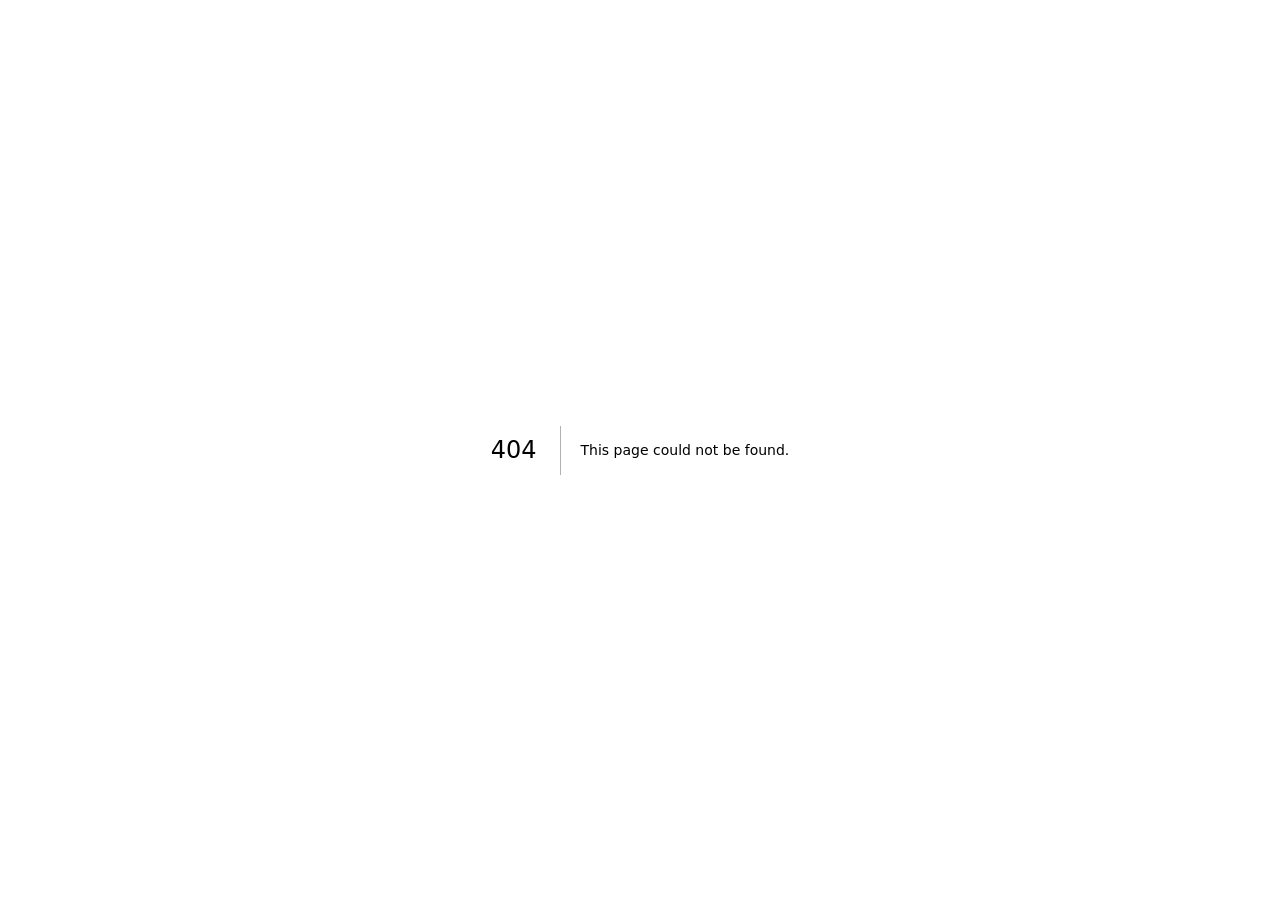
<file: 404/index.html>
<!DOCTYPE html><html lang="en"><head><meta charSet="utf-8"/><meta name="viewport" content="width=device-width, initial-scale=1"/><link rel="stylesheet" href="/_next/static/chunks/0b_ttw9a04yps.css" data-precedence="next"/><link rel="preload" as="script" fetchPriority="low" href="/_next/static/chunks/0ht900cau6_ur.js"/><script src="/_next/static/chunks/0t2z5hkh7v~~b.js" async=""></script><script src="/_next/static/chunks/07lhk_q6pmm3r.js" async=""></script><script src="/_next/static/chunks/turbopack-0cek.dh0dqtgy.js" async=""></script><script src="/_next/static/chunks/0dbhjjzl8qfwv.js" async=""></script><script src="/_next/static/chunks/0k6kr~ze-.qya.js" async=""></script><meta name="robots" content="noindex"/><title>404: This page could not be found.</title><title>Sultan Al Shafian — Researcher &amp; Civil Engineer</title><meta name="description" content="Academic portfolio of Sultan Al Shafian, a civil engineering researcher working across disaster reconnaissance, AI, UAV imagery, GIS, and immersive technology."/><meta property="og:title" content="Sultan Al Shafian — Researcher &amp; Civil Engineer"/><meta property="og:description" content="Building smarter, more resilient futures through AI, geospatial intelligence, and civil engineering."/><meta property="og:image" content="https://sultankennesaw-civil.github.io/og.png"/><meta property="og:image:width" content="1200"/><meta property="og:image:height" content="630"/><meta property="og:image:alt" content="Sultan Al Shafian academic portfolio"/><meta name="twitter:card" content="summary_large_image"/><meta name="twitter:title" content="Sultan Al Shafian — Researcher &amp; Civil Engineer"/><meta name="twitter:description" content="Building smarter, more resilient futures through AI, geospatial intelligence, and civil engineering."/><meta name="twitter:image" content="https://sultankennesaw-civil.github.io/og.png"/><script src="/_next/static/chunks/03~yq9q893hmn.js" noModule=""></script></head><body><div hidden=""><!--$--><!--/$--></div><div style="font-family:system-ui,&quot;Segoe UI&quot;,Roboto,Helvetica,Arial,sans-serif,&quot;Apple Color Emoji&quot;,&quot;Segoe UI Emoji&quot;;height:100vh;text-align:center;display:flex;flex-direction:column;align-items:center;justify-content:center"><div><style>body{color:#000;background:#fff;margin:0}.next-error-h1{border-right:1px solid rgba(0,0,0,.3)}@media (prefers-color-scheme:dark){body{color:#fff;background:#000}.next-error-h1{border-right:1px solid rgba(255,255,255,.3)}}</style><h1 class="next-error-h1" style="display:inline-block;margin:0 20px 0 0;padding:0 23px 0 0;font-size:24px;font-weight:500;vertical-align:top;line-height:49px">404</h1><div style="display:inline-block"><h2 style="font-size:14px;font-weight:400;line-height:49px;margin:0">This page could not be found.</h2></div></div></div><!--$--><!--/$--><script src="/_next/static/chunks/0ht900cau6_ur.js" id="_R_" async=""></script><script>(self.__next_f=self.__next_f||[]).push([0])</script><script>self.__next_f.push([1,"1:\"$Sreact.fragment\"\n2:I[39756,[\"/_next/static/chunks/0dbhjjzl8qfwv.js\",\"/_next/static/chunks/0k6kr~ze-.qya.js\"],\"default\"]\n3:I[37457,[\"/_next/static/chunks/0dbhjjzl8qfwv.js\",\"/_next/static/chunks/0k6kr~ze-.qya.js\"],\"default\"]\n4:I[97367,[\"/_next/static/chunks/0dbhjjzl8qfwv.js\",\"/_next/static/chunks/0k6kr~ze-.qya.js\"],\"OutletBoundary\"]\n5:\"$Sreact.suspense\"\n8:I[97367,[\"/_next/static/chunks/0dbhjjzl8qfwv.js\",\"/_next/static/chunks/0k6kr~ze-.qya.js\"],\"ViewportBoundary\"]\na:I[97367,[\"/_next/static/chunks/0dbhjjzl8qfwv.js\",\"/_next/static/chunks/0k6kr~ze-.qya.js\"],\"MetadataBoundary\"]\nc:I[68027,[\"/_next/static/chunks/0dbhjjzl8qfwv.js\",\"/_next/static/chunks/0k6kr~ze-.qya.js\"],\"default\",1]\n:HL[\"/_next/static/chunks/0b_ttw9a04yps.css\",\"style\"]\n"])</script><script>self.__next_f.push([1,"0:{\"P\":null,\"c\":[\"\",\"_not-found\",\"\"],\"q\":\"\",\"i\":false,\"f\":[[[\"\",{\"children\":[\"/_not-found\",{\"children\":[\"__PAGE__\",{}]}]},\"$undefined\",\"$undefined\",16],[[\"$\",\"$1\",\"c\",{\"children\":[[[\"$\",\"link\",\"0\",{\"rel\":\"stylesheet\",\"href\":\"/_next/static/chunks/0b_ttw9a04yps.css\",\"precedence\":\"next\",\"crossOrigin\":\"$undefined\",\"nonce\":\"$undefined\"}],[\"$\",\"script\",\"script-0\",{\"src\":\"/_next/static/chunks/0dbhjjzl8qfwv.js\",\"async\":true,\"nonce\":\"$undefined\"}],[\"$\",\"script\",\"script-1\",{\"src\":\"/_next/static/chunks/0k6kr~ze-.qya.js\",\"async\":true,\"nonce\":\"$undefined\"}]],[\"$\",\"html\",null,{\"lang\":\"en\",\"children\":[\"$\",\"body\",null,{\"children\":[\"$\",\"$L2\",null,{\"parallelRouterKey\":\"children\",\"error\":\"$undefined\",\"errorStyles\":\"$undefined\",\"errorScripts\":\"$undefined\",\"template\":[\"$\",\"$L3\",null,{}],\"templateStyles\":\"$undefined\",\"templateScripts\":\"$undefined\",\"notFound\":[[[\"$\",\"title\",null,{\"children\":\"404: This page could not be found.\"}],[\"$\",\"div\",null,{\"style\":{\"fontFamily\":\"system-ui,\\\"Segoe UI\\\",Roboto,Helvetica,Arial,sans-serif,\\\"Apple Color Emoji\\\",\\\"Segoe UI Emoji\\\"\",\"height\":\"100vh\",\"textAlign\":\"center\",\"display\":\"flex\",\"flexDirection\":\"column\",\"alignItems\":\"center\",\"justifyContent\":\"center\"},\"children\":[\"$\",\"div\",null,{\"children\":[[\"$\",\"style\",null,{\"dangerouslySetInnerHTML\":{\"__html\":\"body{color:#000;background:#fff;margin:0}.next-error-h1{border-right:1px solid rgba(0,0,0,.3)}@media (prefers-color-scheme:dark){body{color:#fff;background:#000}.next-error-h1{border-right:1px solid rgba(255,255,255,.3)}}\"}}],[\"$\",\"h1\",null,{\"className\":\"next-error-h1\",\"style\":{\"display\":\"inline-block\",\"margin\":\"0 20px 0 0\",\"padding\":\"0 23px 0 0\",\"fontSize\":24,\"fontWeight\":500,\"verticalAlign\":\"top\",\"lineHeight\":\"49px\"},\"children\":404}],[\"$\",\"div\",null,{\"style\":{\"display\":\"inline-block\"},\"children\":[\"$\",\"h2\",null,{\"style\":{\"fontSize\":14,\"fontWeight\":400,\"lineHeight\":\"49px\",\"margin\":0},\"children\":\"This page could not be found.\"}]}]]}]}]],[]],\"forbidden\":\"$undefined\",\"unauthorized\":\"$undefined\"}]}]}]]}],{\"children\":[[\"$\",\"$1\",\"c\",{\"children\":[null,[\"$\",\"$L2\",null,{\"parallelRouterKey\":\"children\",\"error\":\"$undefined\",\"errorStyles\":\"$undefined\",\"errorScripts\":\"$undefined\",\"template\":[\"$\",\"$L3\",null,{}],\"templateStyles\":\"$undefined\",\"templateScripts\":\"$undefined\",\"notFound\":\"$undefined\",\"forbidden\":\"$undefined\",\"unauthorized\":\"$undefined\"}]]}],{\"children\":[[\"$\",\"$1\",\"c\",{\"children\":[[[\"$\",\"title\",null,{\"children\":\"404: This page could not be found.\"}],[\"$\",\"div\",null,{\"style\":\"$0:f:0:1:0:props:children:1:props:children:props:children:props:notFound:0:1:props:style\",\"children\":[\"$\",\"div\",null,{\"children\":[[\"$\",\"style\",null,{\"dangerouslySetInnerHTML\":{\"__html\":\"body{color:#000;background:#fff;margin:0}.next-error-h1{border-right:1px solid rgba(0,0,0,.3)}@media (prefers-color-scheme:dark){body{color:#fff;background:#000}.next-error-h1{border-right:1px solid rgba(255,255,255,.3)}}\"}}],[\"$\",\"h1\",null,{\"className\":\"next-error-h1\",\"style\":\"$0:f:0:1:0:props:children:1:props:children:props:children:props:notFound:0:1:props:children:props:children:1:props:style\",\"children\":404}],[\"$\",\"div\",null,{\"style\":\"$0:f:0:1:0:props:children:1:props:children:props:children:props:notFound:0:1:props:children:props:children:2:props:style\",\"children\":[\"$\",\"h2\",null,{\"style\":\"$0:f:0:1:0:props:children:1:props:children:props:children:props:notFound:0:1:props:children:props:children:2:props:children:props:style\",\"children\":\"This page could not be found.\"}]}]]}]}]],null,[\"$\",\"$L4\",null,{\"children\":[\"$\",\"$5\",null,{\"name\":\"Next.MetadataOutlet\",\"children\":\"$@6\"}]}]]}],{},null,false,null]},null,false,\"$@7\"]},null,false,null],[\"$\",\"$1\",\"h\",{\"children\":[[\"$\",\"meta\",null,{\"name\":\"robots\",\"content\":\"noindex\"}],[\"$\",\"$L8\",null,{\"children\":\"$L9\"}],[\"$\",\"div\",null,{\"hidden\":true,\"children\":[\"$\",\"$La\",null,{\"children\":[\"$\",\"$5\",null,{\"name\":\"Next.Metadata\",\"children\":\"$Lb\"}]}]}],null]}],false]],\"m\":\"$undefined\",\"G\":[\"$c\",[[\"$\",\"link\",\"0\",{\"rel\":\"stylesheet\",\"href\":\"/_next/static/chunks/0b_ttw9a04yps.css\",\"precedence\":\"next\",\"crossOrigin\":\"$undefined\",\"nonce\":\"$undefined\"}]]],\"S\":true,\"h\":null,\"s\":\"$undefined\",\"l\":\"$undefined\",\"p\":\"$undefined\",\"d\":\"$undefined\",\"b\":\"GEzC7YK8tmpd2m1U6DdL6\"}\n"])</script><script>self.__next_f.push([1,"d:[]\n7:\"$Wd\"\n"])</script><script>self.__next_f.push([1,"9:[[\"$\",\"meta\",\"0\",{\"charSet\":\"utf-8\"}],[\"$\",\"meta\",\"1\",{\"name\":\"viewport\",\"content\":\"width=device-width, initial-scale=1\"}]]\n"])</script><script>self.__next_f.push([1,"6:null\nb:[[\"$\",\"title\",\"0\",{\"children\":\"Sultan Al Shafian — Researcher \u0026 Civil Engineer\"}],[\"$\",\"meta\",\"1\",{\"name\":\"description\",\"content\":\"Academic portfolio of Sultan Al Shafian, a civil engineering researcher working across disaster reconnaissance, AI, UAV imagery, GIS, and immersive technology.\"}],[\"$\",\"meta\",\"2\",{\"property\":\"og:title\",\"content\":\"Sultan Al Shafian — Researcher \u0026 Civil Engineer\"}],[\"$\",\"meta\",\"3\",{\"property\":\"og:description\",\"content\":\"Building smarter, more resilient futures through AI, geospatial intelligence, and civil engineering.\"}],[\"$\",\"meta\",\"4\",{\"property\":\"og:image\",\"content\":\"https://sultankennesaw-civil.github.io/og.png\"}],[\"$\",\"meta\",\"5\",{\"property\":\"og:image:width\",\"content\":\"1200\"}],[\"$\",\"meta\",\"6\",{\"property\":\"og:image:height\",\"content\":\"630\"}],[\"$\",\"meta\",\"7\",{\"property\":\"og:image:alt\",\"content\":\"Sultan Al Shafian academic portfolio\"}],[\"$\",\"meta\",\"8\",{\"name\":\"twitter:card\",\"content\":\"summary_large_image\"}],[\"$\",\"meta\",\"9\",{\"name\":\"twitter:title\",\"content\":\"Sultan Al Shafian — Researcher \u0026 Civil Engineer\"}],[\"$\",\"meta\",\"10\",{\"name\":\"twitter:description\",\"content\":\"Building smarter, more resilient futures through AI, geospatial intelligence, and civil engineering.\"}],[\"$\",\"meta\",\"11\",{\"name\":\"twitter:image\",\"content\":\"https://sultankennesaw-civil.github.io/og.png\"}]]\n"])</script></body></html>
</file>
<file: _next/static/chunks/0b_ttw9a04yps.css>
:root{--accent:#3157e6;--dark:#111827;--paper:#f4f1e9;--ink:#171a21;--muted:#6e716f}*{box-sizing:border-box}html{scroll-behavior:smooth;scroll-padding-top:86px}body{background:var(--paper);color:var(--ink);font-family:var(--font-geist-sans), Arial, sans-serif;margin:0}html[data-font=serif] body{font-family:Georgia,Times New Roman,serif}html[data-font=serif] .kicker,html[data-font=serif] .sectionEyebrow,html[data-font=serif] .date,html[data-font=serif] nav{font-family:var(--font-geist-sans), Arial, sans-serif}a{color:inherit;text-decoration:none}::selection{background:var(--accent);color:#fff}.siteHeader{z-index:30;background:color-mix(in srgb, var(--paper) 88%, transparent);-webkit-backdrop-filter:blur(14px);backdrop-filter:blur(14px);border-bottom:1px solid color-mix(in srgb, var(--ink) 14%, transparent);grid-template-columns:1fr auto 1fr;align-items:center;height:76px;padding:0 clamp(22px,5vw,72px);display:grid;position:fixed;inset:0 0 auto}.wordmark{letter-spacing:-.02em;font-size:35px;font-weight:680}.wordmark span{background:var(--accent);color:#fff;border-radius:50%;place-items:center;width:27px;height:27px;margin-right:9px;display:inline-grid}.siteHeader nav{gap:31px;font-size:12px;display:flex}.siteHeader nav a{transition:opacity .2s}.siteHeader nav a:hover{opacity:.5}.resumeButton{border:1px solid var(--ink);text-transform:uppercase;letter-spacing:.09em;border-radius:99px;justify-self:end;align-items:center;gap:9px;padding:10px 17px;font-size:11px;display:flex}.hero{align-items:center;min-height:100svh;padding:120px clamp(24px,8vw,130px) 90px;display:flex;position:relative;overflow:hidden}.heroCopy{z-index:2;max-width:980px;position:relative}.kicker,.sectionEyebrow{text-transform:uppercase;letter-spacing:.16em;color:var(--accent);font-size:10px;font-weight:700}.hero h1{letter-spacing:-.075em;margin:25px 0 38px;font-size:clamp(66px,10.2vw,158px);font-weight:490;line-height:.79}.hero h1 span{color:var(--accent)}.intro{max-width:610px;color:var(--muted);font-size:clamp(17px,1.65vw,22px);line-height:1.6}.heroLinks{align-items:center;gap:30px;margin-top:38px;font-size:13px;display:flex}.primaryLink{background:var(--accent);color:#fff;border-radius:99px;padding:15px 22px}.heroLinks a span,.publicationList>a>span:last-child{margin-left:8px;transition:transform .25s;display:inline-block}.heroLinks a:hover span,.publicationList>a:hover>span:last-child{transform:translate(3px,-3px)}.heroOrbits{background:radial-gradient(circle at center, color-mix(in srgb, var(--accent) 18%, transparent), transparent 62%);border-radius:50%;width:min(51vw,700px);height:min(51vw,700px);position:absolute;top:10%;right:-9vw}.heroOrbits i{border:1px solid color-mix(in srgb, var(--accent) 34%, transparent);border-radius:50%;position:absolute;inset:8%}.heroOrbits i:nth-child(2){inset:24%}.heroOrbits i:nth-child(3){background:var(--accent);opacity:.92;inset:40%}.heroOrbits b{background:var(--paper);border:1px solid color-mix(in srgb, var(--ink) 15%, transparent);letter-spacing:.1em;border-radius:99px;padding:8px 10px;font-size:10px;position:absolute}.heroOrbits b:first-of-type{top:22%;left:16%}.heroOrbits b:nth-of-type(2){top:46%;right:11%}.heroOrbits b:nth-of-type(3){bottom:12%;left:30%}.heroMeta{text-transform:uppercase;letter-spacing:.12em;color:var(--muted);gap:44px;font-size:9px;display:flex;position:absolute;bottom:42px;right:5vw}.heroMeta strong{color:var(--ink);margin-top:5px;font-size:10px;display:block}.scroll{transform-origin:0;text-transform:uppercase;letter-spacing:.15em;font-size:8px;position:absolute;bottom:51px;left:28px;transform:rotate(-90deg)}.scroll span{margin-left:12px}.statement,.section{padding:clamp(95px,11vw,168px) clamp(24px,8vw,130px)}.statement{background:#fff}.statement>h2{letter-spacing:-.052em;max-width:1180px;margin:55px 0 80px;font-size:clamp(38px,5.5vw,82px);font-weight:430;line-height:1.08}.statement h2 em,.sectionTop h2 em,.contact h2 em{color:var(--accent);font-family:Georgia,serif;font-weight:400}.profileColumns{grid-template-columns:1fr 1fr;gap:12vw;margin-left:35%;display:grid}.profileColumns>p{color:var(--muted);margin:0;line-height:1.75}.quickFacts{gap:16px;display:grid}.quickFacts span{border-bottom:1px solid #ddd;align-items:center;gap:17px;padding-bottom:15px;display:flex}.quickFacts b{color:var(--accent);font-size:25px}.sectionTop{grid-template-columns:1fr 2fr;gap:5vw;margin-bottom:90px;display:grid}.sectionTop h2{letter-spacing:-.06em;margin:0;font-size:clamp(48px,6.5vw,100px);font-weight:450;line-height:.92}.timeline{margin-left:33.33%}.timeline article{border-top:1px solid color-mix(in srgb, var(--ink) 18%, transparent);grid-template-columns:130px 1fr;gap:35px;padding:35px 0;display:grid}.date{text-transform:uppercase;letter-spacing:.12em;color:var(--accent);font-size:10px}.timeline h3{letter-spacing:-.035em;margin:0 0 9px;font-size:clamp(20px,2.1vw,31px);font-weight:520}.timeline p{color:var(--muted);margin:0 0 9px}.timeline small{color:#8b8c88;line-height:1.5}.dark{background:var(--dark);color:#f4f1e9}.dark .sectionEyebrow{color:color-mix(in srgb, var(--accent) 70%, white)}.experienceGrid{grid-template-columns:repeat(6,1fr);gap:14px;display:grid}.experienceCard{border:1px solid #ffffff24;flex-direction:column;grid-column:span 2;min-height:340px;padding:28px;transition:transform .3s,background .3s;display:flex}.experienceCard:nth-child(4),.experienceCard:nth-child(5){grid-column:span 3}.experienceCard:hover{background:#ffffff09;transform:translateY(-6px)}.cardNumber{color:#ffffff57;font-size:11px}.experienceCard .date{color:#ffffff75;margin-top:auto}.experienceCard h3{letter-spacing:-.035em;margin:14px 0 6px;font-size:25px}.experienceCard h4{color:color-mix(in srgb, var(--accent) 70%, white);margin:0 0 23px;font-size:12px;font-weight:500}.experienceCard>p:last-child{color:#ffffff9c;font-size:13px;line-height:1.65}.publicationList{border-top:1px solid #ccc}.publicationList>a{border-bottom:1px solid #ccc;grid-template-columns:60px 1fr 40px;align-items:start;gap:25px;padding:35px 0;transition:padding .25s;display:grid}.publicationList>a:hover{padding-left:14px}.pubIndex{color:var(--accent);font-size:10px}.publicationList p{text-transform:uppercase;letter-spacing:.12em;color:var(--accent);margin:0 0 7px;font-size:9px}.publicationList h3{letter-spacing:-.035em;max-width:900px;margin:0 0 8px;font-size:clamp(19px,2.1vw,31px);font-weight:500}.publicationList small{color:var(--muted)}.listNote{color:var(--muted);margin-top:28px;font-size:12px}.projects{background:#fff}.projectGrid{grid-template-columns:repeat(2,1fr);gap:16px;display:grid}.projectCard{background:var(--paper);border-radius:2px;flex-direction:column;min-height:390px;padding:36px;display:flex}.projectCard:first-child{background:var(--accent);color:#fff}.projectCard:nth-child(4){background:var(--dark);color:#fff}.projectCard>p:first-child{text-transform:uppercase;letter-spacing:.14em;font-size:9px}.projectCard h3{letter-spacing:-.055em;margin:45px 0 18px;font-size:clamp(31px,4vw,61px);font-weight:480}.projectCard>p:nth-of-type(2){opacity:.7;max-width:550px;line-height:1.65}.projectCard>div{flex-wrap:wrap;gap:7px;margin-top:auto;display:flex}.projectCard>div span{opacity:.7;border:1px solid;border-radius:99px;padding:7px 11px;font-size:9px}.projectCard>a{text-underline-offset:5px;margin-top:20px;font-size:11px;text-decoration:underline}.details{grid-template-columns:1fr 1fr;gap:8vw;display:grid}.detailBlock>.sectionEyebrow{border-bottom:1px solid #ccc;padding-bottom:25px}.detailBlock article{border-bottom:1px solid #ccc;grid-template-columns:75px 1fr;gap:10px;padding:24px 0;display:grid}.detailBlock article>span{color:var(--accent);font-size:9px}.detailBlock h3{margin:0 0 6px;font-size:17px}.detailBlock article p{color:var(--muted);margin:0;font-size:12px}.expertise{padding-top:50px}.skillCloud{flex-wrap:wrap;gap:10px;margin-top:45px;display:flex}.skillCloud span{border:1px solid #bbb;border-radius:99px;padding:13px 20px;font-size:12px}.contact{background:var(--dark);color:#fff;flex-direction:column;justify-content:center;min-height:92vh;display:flex}.contact h2{letter-spacing:-.065em;margin:30px 0 60px;font-size:clamp(54px,8.2vw,128px);font-weight:450;line-height:.9}.email{border-bottom:1px solid #ffffff87;align-self:flex-start;padding-bottom:8px;font-size:clamp(16px,2vw,25px)}.contact footer{text-transform:uppercase;letter-spacing:.12em;border-top:1px solid #ffffff36;grid-template-columns:1fr auto 1fr;gap:20px;margin-top:auto;padding-top:26px;font-size:8px;display:grid}.contact footer div{gap:25px;display:flex}.contact footer>a{justify-self:end}.customizer{z-index:50;align-items:flex-end;gap:10px;display:flex;position:fixed;bottom:20px;right:20px}.customizerToggle{background:var(--accent);color:#fff;cursor:pointer;border:0;border-radius:50%;order:2;width:48px;height:48px;font-size:20px;box-shadow:0 8px 25px #0003}.customizerPanel{color:#171a21;opacity:0;pointer-events:none;background:#fff;border-radius:12px;width:245px;padding:20px;transition:all .25s;transform:translateY(8px);box-shadow:0 14px 40px #0003}.customizer.open .customizerPanel{opacity:1;pointer-events:auto;transform:none}.customizerPanel p{text-transform:uppercase;letter-spacing:.1em;margin:0 0 10px;font-size:10px}.customizerPanel>div+div{margin-top:18px}.paletteOptions{gap:9px;display:flex}.paletteOptions button{cursor:pointer;border:3px solid #fff;border-radius:50%;width:28px;height:28px;box-shadow:0 0 0 1px #aaa}.paletteOptions button.active{box-shadow:0 0 0 2px #171a21}.fontOptions{border:1px solid #ddd;border-radius:7px;display:flex;overflow:hidden}.fontOptions button{background:#fff;border:0;flex:1;padding:8px;font-size:11px}.fontOptions button.active{color:#fff;background:#171a21}.customizerPanel small{color:#777;margin-top:16px;font-size:9px;display:block}@media (prefers-reduced-motion:reduce){html{scroll-behavior:auto}*{transition:none!important}}@media (max-width:760px){.siteHeader{grid-template-columns:1fr auto;height:68px}.siteHeader nav{display:none}.hero{align-items:flex-start;padding-top:105px}.hero h1{margin-top:35px;font-size:clamp(64px,19vw,100px)}.heroOrbits{width:95vw;height:95vw;top:20%;right:-45vw}.heroMeta,.scroll{display:none}.profileColumns{grid-template-columns:1fr;gap:40px;margin-left:0}.sectionTop{grid-template-columns:1fr;gap:30px;margin-bottom:55px}.timeline{margin-left:0}.timeline article{grid-template-columns:80px 1fr;gap:15px}.experienceGrid{grid-template-columns:1fr}.experienceCard,.experienceCard:nth-child(4),.experienceCard:nth-child(5){grid-column:auto;min-height:290px}.projectGrid,.details{grid-template-columns:1fr}.projectCard{min-height:340px}.publicationList>a{grid-template-columns:30px 1fr 20px;gap:10px}.contact footer{grid-template-columns:1fr auto}.contact footer div{display:none}.customizer{bottom:12px;right:12px}.customizerPanel{width:220px}.heroLinks{flex-direction:column;align-items:flex-start;gap:18px}}
</file>
<file: _next/static/chunks/0.izj5-03ahm7.css>
.hero{visibility:hidden;background-color:var(--paper);background-image:linear-gradient(to right, color-mix(in srgb, var(--ink) 7%, transparent) 1px, transparent 1px);background-size:25% 100%}.hero>*{display:none!important}.editorial-module__KjnL_a__hero{visibility:visible;z-index:5;width:100%;height:100svh;min-height:720px;color:var(--ink);grid-template-rows:auto 1fr auto;grid-template-columns:minmax(270px,31vw) minmax(430px,1fr) 190px;gap:0 clamp(28px,4vw,68px);padding:105px clamp(24px,5vw,76px) 38px;display:grid;position:absolute;top:0;left:0}.editorial-module__KjnL_a__index{border-bottom:1px solid var(--ink);letter-spacing:.15em;grid-column:1/-1;justify-content:space-between;padding-bottom:14px;font-family:Arial,sans-serif;font-size:8px;display:flex}.editorial-module__KjnL_a__photo{background:#ccd0d5;grid-row:2/4;height:calc(100% - 22px);min-height:500px;margin:22px 0 0;position:relative;overflow:hidden}.editorial-module__KjnL_a__photo:before{content:"";z-index:1;border:1px solid color-mix(in srgb, var(--ink) 25%, transparent);pointer-events:none;position:absolute;inset:0}.editorial-module__KjnL_a__photo img{object-fit:cover;object-position:center 20%;filter:saturate(.72)contrast(1.06);width:100%;height:100%;display:block}.editorial-module__KjnL_a__photo figcaption{z-index:2;background:var(--accent);color:#fff;letter-spacing:.15em;justify-content:space-between;padding:11px 13px;font-family:Arial,sans-serif;font-size:8px;display:flex;position:absolute;bottom:0;left:0;right:0}.editorial-module__KjnL_a__title{align-self:center;padding-top:30px}.editorial-module__KjnL_a__title>p:first-child{text-transform:uppercase;letter-spacing:.18em;color:var(--accent);margin:0 0 18px;font-family:Arial,sans-serif;font-size:10px}.editorial-module__KjnL_a__title h1{letter-spacing:-.075em;margin:0;font-size:clamp(65px,7.5vw,122px);font-weight:520;line-height:.82}.editorial-module__KjnL_a__rule{background:var(--accent);width:80px;height:5px;margin:34px 0}.editorial-module__KjnL_a__lede{color:#5d6268;max-width:630px;margin:0;font-size:clamp(16px,1.55vw,21px);line-height:1.55}.editorial-module__KjnL_a__lede strong{color:var(--ink);font-weight:590}.editorial-module__KjnL_a__actions{gap:25px;margin-top:30px;display:flex}.editorial-module__KjnL_a__actions a{border-bottom:1px solid var(--ink);text-transform:uppercase;letter-spacing:.11em;padding-bottom:7px;font-family:Arial,sans-serif;font-size:10px}.editorial-module__KjnL_a__actions span{margin-left:12px}.editorial-module__KjnL_a__annotation{border-top:4px solid var(--accent);letter-spacing:.11em;align-self:end;gap:12px;margin-bottom:35px;padding-top:13px;font-family:Arial,sans-serif;font-size:8px;display:grid}.editorial-module__KjnL_a__annotation b{color:var(--accent);margin-bottom:5px}.editorial-module__KjnL_a__coordinates{text-align:right;grid-column:3;place-self:end;font-family:monospace;font-size:9px;line-height:1.6}.statement{border-top:7px solid var(--accent);background:var(--paper)}.statement>h2{font-family:Georgia,Times New Roman,serif;font-weight:400}.statement h2 em{text-decoration:underline;-webkit-text-decoration-color:var(--accent);text-decoration-color:var(--accent);text-underline-offset:8px;font-style:normal;text-decoration-thickness:5px}.sectionTop{border-top:1px solid var(--ink);padding-top:18px}.sectionTop h2 em{font-style:normal}.experienceCard{border-top:4px solid color-mix(in srgb, var(--accent) 70%, white)!important;border-radius:0!important}.projectCard{border-top:6px solid var(--accent);border-radius:0!important}.projectCard:first-child{background:var(--paper)!important;color:var(--ink)!important}.projectCard:nth-child(4){background:var(--paper)!important;color:var(--ink)!important}.publicationList>a{position:relative}.publicationList>a:before{content:"";background:var(--accent);width:0;height:3px;transition:width .3s;position:absolute;top:0;left:0}.publicationList>a:hover:before{width:100%}.customizerToggle{border-radius:3px!important;font-family:Georgia,serif!important;font-size:16px!important}@media (max-width:960px){.editorial-module__KjnL_a__hero{grid-template-rows:auto 1fr auto;grid-template-columns:34vw 1fr}.editorial-module__KjnL_a__annotation,.editorial-module__KjnL_a__coordinates{display:none}.editorial-module__KjnL_a__photo{grid-row:2/4}.editorial-module__KjnL_a__title{padding-top:0}.editorial-module__KjnL_a__title h1{font-size:clamp(60px,10vw,95px)}}@media (max-width:680px){.editorial-module__KjnL_a__hero{grid-template-columns:42% 58%;gap:0 18px;height:100svh;min-height:680px;padding:88px 20px 20px}.editorial-module__KjnL_a__index span:nth-child(2){display:none}.editorial-module__KjnL_a__photo{grid-row:2;align-self:end;height:62%;min-height:0;margin-top:15px}.editorial-module__KjnL_a__photo figcaption{display:none}.editorial-module__KjnL_a__title{grid-row:2;align-self:center}.editorial-module__KjnL_a__title>p:first-child{font-size:7px}.editorial-module__KjnL_a__title h1{font-size:clamp(48px,14vw,74px);line-height:.86}.editorial-module__KjnL_a__rule{height:4px;margin:24px 0}.editorial-module__KjnL_a__lede{font-size:13px}.editorial-module__KjnL_a__actions{flex-direction:column;gap:12px}.editorial-module__KjnL_a__actions a{font-size:8px}.editorial-module__KjnL_a__coordinates{grid-area:3/1/auto/-1;justify-self:end;display:block}.editorial-module__KjnL_a__annotation{display:none}}
@media (min-width:961px){.hero-cleanup-module__XHJdNW__hero{grid-template-columns:minmax(280px,34vw) minmax(430px,1fr)}}.hero-cleanup-module__XHJdNW__hero>figure{aspect-ratio:4/5;place-self:center;width:min(100%,80svh - 136px);max-width:460px;height:auto;min-height:0}.hero-cleanup-module__XHJdNW__hero>figure img{aspect-ratio:4/5;object-fit:contain;object-position:center;width:100%;max-width:100%;height:auto;display:block}.wordmark{white-space:nowrap}.wordmark span{width:auto;height:auto;color:inherit;background:0 0;border-radius:0;margin-right:0;display:inline}.siteHeader nav{font-size:17px}@media (min-width:681px) and (max-width:960px){.hero-cleanup-module__XHJdNW__hero{grid-template-columns:minmax(220px,38vw) minmax(0,1fr);gap:0 clamp(24px,4vw,42px);padding-left:clamp(24px,4vw,42px);padding-right:clamp(24px,4vw,42px)}.hero-cleanup-module__XHJdNW__hero>figure{width:100%}.hero-cleanup-module__XHJdNW__hero>figure+div h1{font-size:clamp(52px,8vw,78px)}}@media (max-width:760px){.siteHeader{padding-inline:18px}.wordmark{font-size:clamp(22px,7vw,30px)}.resumeButton{padding:9px 13px;font-size:10px}}@media (max-width:680px){.hero-cleanup-module__XHJdNW__hero{grid-template-rows:auto auto auto;grid-template-columns:minmax(0,1fr);gap:0;height:auto;min-height:0;padding:88px clamp(16px,5vw,24px) 32px;overflow:visible}.hero-cleanup-module__XHJdNW__hero>figure{aspect-ratio:4/5;grid-area:3/1;place-self:auto center;width:min(100%,420px);max-width:100%;height:auto;min-height:0;margin:34px 0 0}.hero-cleanup-module__XHJdNW__hero>figure+div{grid-area:2/1;align-self:auto;min-width:0;padding-top:32px}.hero-cleanup-module__XHJdNW__hero>figure+div h1{overflow-wrap:normal;font-size:clamp(52px,17vw,76px)}.hero-cleanup-module__XHJdNW__hero>figure+div p{max-width:34rem}}@media (max-width:380px){.siteHeader{padding-inline:12px}.wordmark{font-size:21px}.resumeButton{padding:8px 11px}.hero-cleanup-module__XHJdNW__hero>figure+div h1{font-size:clamp(48px,17vw,64px)}}
</file>
